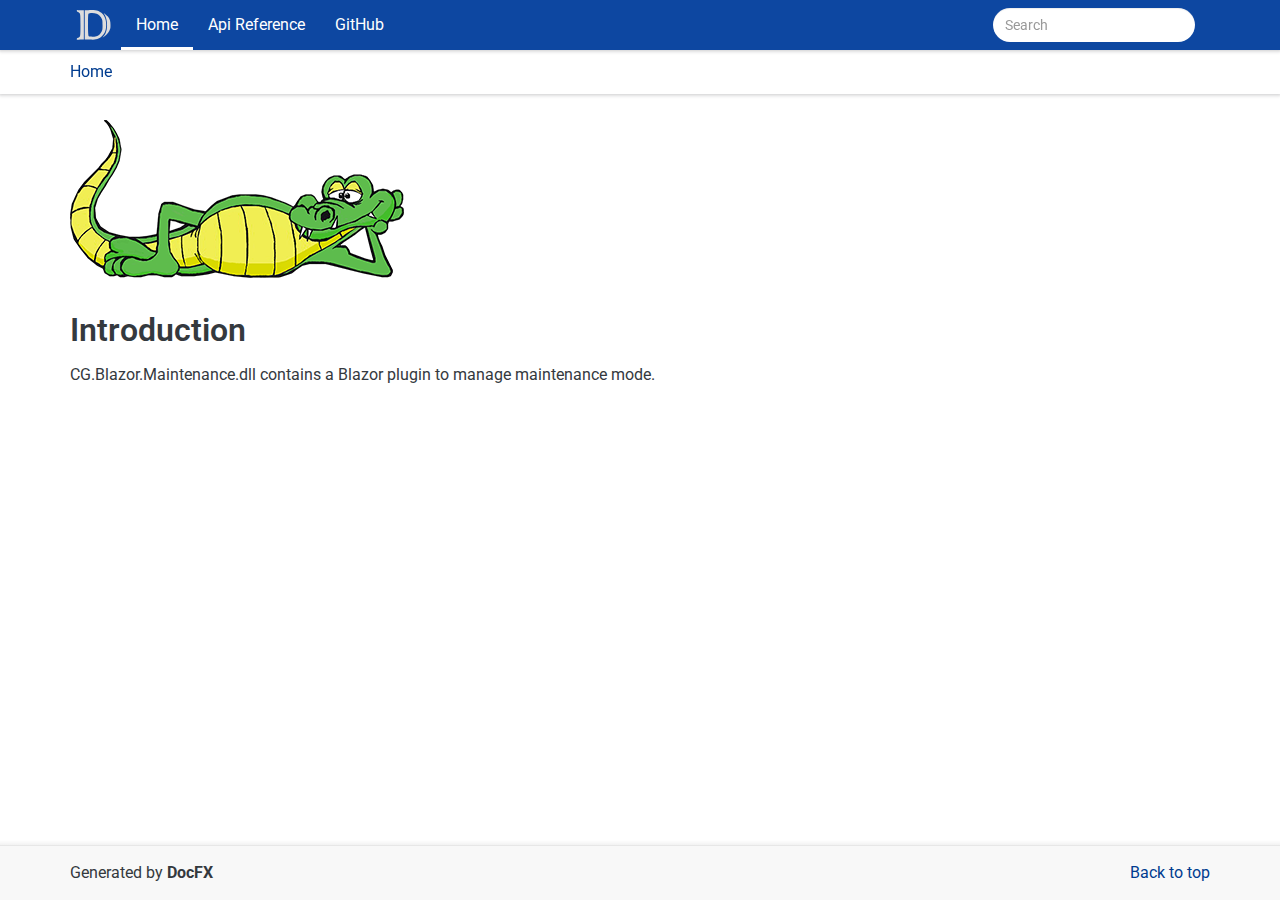
<file: index.html>
﻿<!DOCTYPE html>
<!--[if IE]><![endif]-->
<html>
  
  <head>
    <meta charset="utf-8">
    <meta http-equiv="X-UA-Compatible" content="IE=edge,chrome=1">
    <title>Introduction </title>
    <meta name="viewport" content="width=device-width">
    <meta name="title" content="Introduction ">
    <meta name="generator" content="docfx 2.59.2.0">
    
    <link rel="shortcut icon" href="favicon.ico">
    <link rel="stylesheet" href="styles/docfx.vendor.css">
    <link rel="stylesheet" href="styles/docfx.css">
    <link rel="stylesheet" href="styles/main.css">
    <link href="https://fonts.googleapis.com/css?family=Roboto" rel="stylesheet"> 
    <meta property="docfx:navrel" content="toc.html">
    <meta property="docfx:tocrel" content="toc.html">
    
    <meta property="docfx:rel" content="">
    
  </head>  <body data-spy="scroll" data-target="#affix" data-offset="120">
    <div id="wrapper">
      <header>
        
        <nav id="autocollapse" class="navbar navbar-inverse ng-scope" role="navigation">
          <div class="container">
            <div class="navbar-header">
              <button type="button" class="navbar-toggle" data-toggle="collapse" data-target="#navbar">
                <span class="sr-only">Toggle navigation</span>
                <span class="icon-bar"></span>
                <span class="icon-bar"></span>
                <span class="icon-bar"></span>
              </button>
              
              <a class="navbar-brand" href="index.html">
                <img id="logo" class="svg" src="logo.svg" alt="">
              </a>
            </div>
            <div class="collapse navbar-collapse" id="navbar">
              <form class="navbar-form navbar-right" role="search" id="search">
                <div class="form-group">
                  <input type="text" class="form-control" id="search-query" placeholder="Search" autocomplete="off">
                </div>
              </form>
            </div>
          </div>
        </nav>
        
        <div class="subnav navbar navbar-default">
          <div class="container hide-when-search" id="breadcrumb">
            <ul class="breadcrumb">
              <li></li>
            </ul>
          </div>
        </div>
      </header>
      <div class="container body-content">
        
        <div id="search-results">
          <div class="search-list">Search Results for <span></span></div>
          <div class="sr-items">
            <p><i class="glyphicon glyphicon-refresh index-loading"></i></p>
          </div>
          <ul id="pagination" data-first="First" data-prev="Previous" data-next="Next" data-last="Last"></ul>
        </div>
      </div>
      <div role="main" class="container body-content hide-when-search">
        <div class="article row grid">
          <div class="col-md-10">
            <article class="content wrap" id="_content" data-uid="">

<img src="images/codegator-334x158.png">
<h1 id="introduction">Introduction</h1>
<p>CG.Blazor.Maintenance.dll contains a Blazor plugin to manage maintenance mode.</p>
</article>
          </div>
          
          <div class="hidden-sm col-md-2" role="complementary">
            <div class="sideaffix">
              <nav class="bs-docs-sidebar hidden-print hidden-xs hidden-sm affix" id="affix">
                <h5>In This Article</h5>
                <div></div>
              </nav>
            </div>
          </div>
        </div>
      </div>
      
      <footer>
        <div class="grad-bottom"></div>
        <div class="footer">
          <div class="container">
            <span class="pull-right">
              <a href="#top">Back to top</a>
            </span>
            
            <span>Generated by <strong>DocFX</strong></span>
          </div>
        </div>
      </footer>
    </div>
    
    <script type="text/javascript" src="styles/docfx.vendor.js"></script>
    <script type="text/javascript" src="styles/docfx.js"></script>
    <script type="text/javascript" src="styles/main.js"></script>
  </body>
</html>
</file>
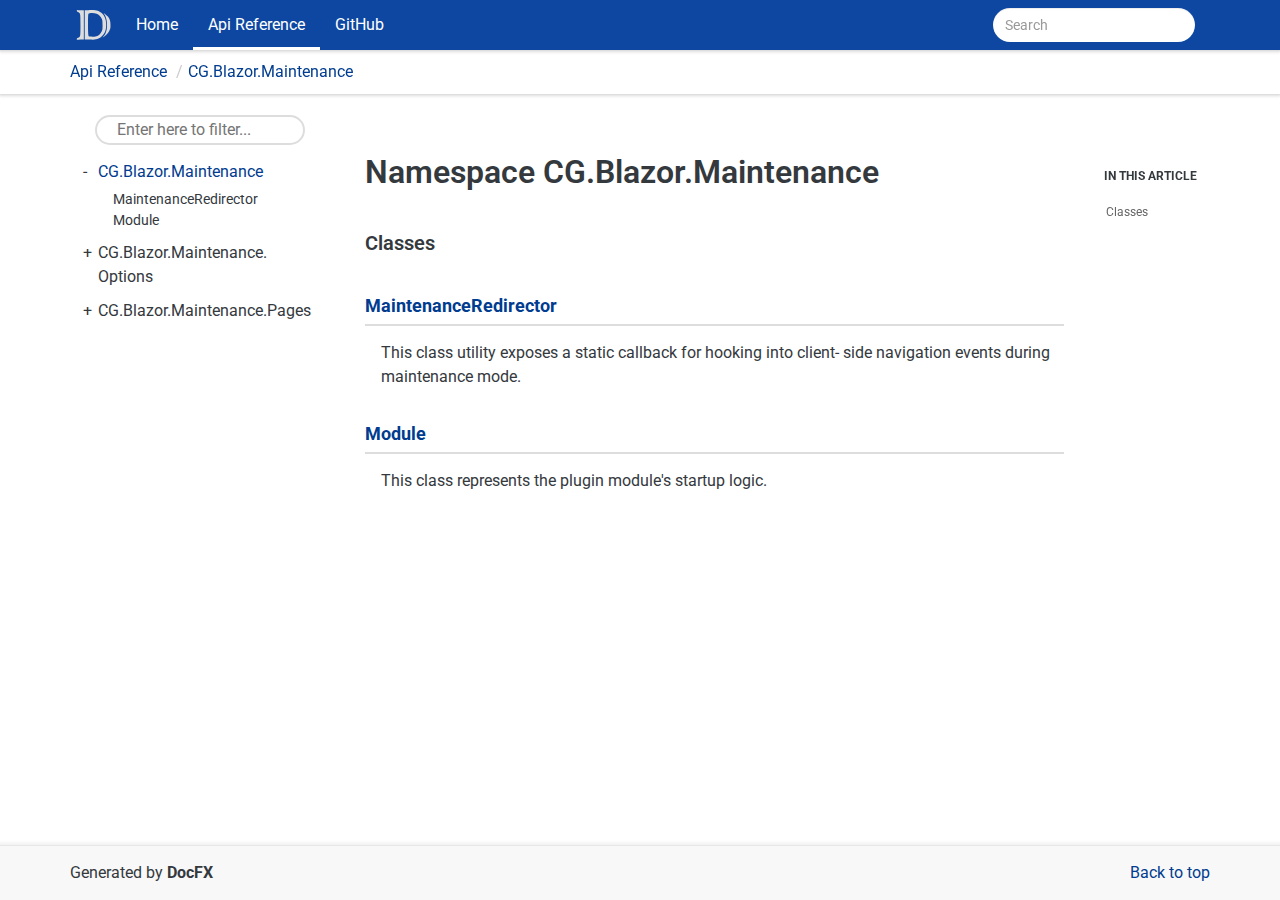
<file: api/CG.Blazor.Maintenance.html>
﻿<!DOCTYPE html>
<!--[if IE]><![endif]-->
<html>
  
  <head>
    <meta charset="utf-8">
    <meta http-equiv="X-UA-Compatible" content="IE=edge,chrome=1">
    <title>Namespace CG.Blazor.Maintenance
   </title>
    <meta name="viewport" content="width=device-width">
    <meta name="title" content="Namespace CG.Blazor.Maintenance
   ">
    <meta name="generator" content="docfx 2.59.2.0">
    
    <link rel="shortcut icon" href="../favicon.ico">
    <link rel="stylesheet" href="../styles/docfx.vendor.css">
    <link rel="stylesheet" href="../styles/docfx.css">
    <link rel="stylesheet" href="../styles/main.css">
    <link href="https://fonts.googleapis.com/css?family=Roboto" rel="stylesheet"> 
    <meta property="docfx:navrel" content="../toc.html">
    <meta property="docfx:tocrel" content="toc.html">
    
    <meta property="docfx:rel" content="../">
    
  </head>  <body data-spy="scroll" data-target="#affix" data-offset="120">
    <div id="wrapper">
      <header>
        
        <nav id="autocollapse" class="navbar navbar-inverse ng-scope" role="navigation">
          <div class="container">
            <div class="navbar-header">
              <button type="button" class="navbar-toggle" data-toggle="collapse" data-target="#navbar">
                <span class="sr-only">Toggle navigation</span>
                <span class="icon-bar"></span>
                <span class="icon-bar"></span>
                <span class="icon-bar"></span>
              </button>
              
              <a class="navbar-brand" href="../index.html">
                <img id="logo" class="svg" src="../logo.svg" alt="">
              </a>
            </div>
            <div class="collapse navbar-collapse" id="navbar">
              <form class="navbar-form navbar-right" role="search" id="search">
                <div class="form-group">
                  <input type="text" class="form-control" id="search-query" placeholder="Search" autocomplete="off">
                </div>
              </form>
            </div>
          </div>
        </nav>
        
        <div class="subnav navbar navbar-default">
          <div class="container hide-when-search" id="breadcrumb">
            <ul class="breadcrumb">
              <li></li>
            </ul>
          </div>
        </div>
      </header>
      <div class="container body-content">
        
        <div id="search-results">
          <div class="search-list">Search Results for <span></span></div>
          <div class="sr-items">
            <p><i class="glyphicon glyphicon-refresh index-loading"></i></p>
          </div>
          <ul id="pagination" data-first="First" data-prev="Previous" data-next="Next" data-last="Last"></ul>
        </div>
      </div>
      <div role="main" class="container body-content hide-when-search">
        
        <div class="sidenav hide-when-search">
          <a class="btn toc-toggle collapse" data-toggle="collapse" href="#sidetoggle" aria-expanded="false" aria-controls="sidetoggle">Show / Hide Table of Contents</a>
          <div class="sidetoggle collapse" id="sidetoggle">
            <div id="sidetoc"></div>
          </div>
        </div>
        <div class="article row grid-right">
          <div class="col-md-10">
            <article class="content wrap" id="_content" data-uid="CG.Blazor.Maintenance">
  
  <h1 id="CG_Blazor_Maintenance" data-uid="CG.Blazor.Maintenance" class="text-break">Namespace CG.Blazor.Maintenance
  </h1>
  <div class="markdown level0 summary"></div>
  <div class="markdown level0 conceptual"></div>
  <div class="markdown level0 remarks"></div>
    <h3 id="classes">Classes
  </h3>
      <h4><a class="xref" href="CG.Blazor.Maintenance.MaintenanceRedirector.html">MaintenanceRedirector</a></h4>
      <section><p>This class utility exposes a static callback for hooking into client-
side navigation events during maintenance mode.</p>
</section>
      <h4><a class="xref" href="CG.Blazor.Maintenance.Module.html">Module</a></h4>
      <section><p>This class represents the plugin module's startup logic.</p>
</section>
</article>
          </div>
          
          <div class="hidden-sm col-md-2" role="complementary">
            <div class="sideaffix">
              <nav class="bs-docs-sidebar hidden-print hidden-xs hidden-sm affix" id="affix">
                <h5>In This Article</h5>
                <div></div>
              </nav>
            </div>
          </div>
        </div>
      </div>
      
      <footer>
        <div class="grad-bottom"></div>
        <div class="footer">
          <div class="container">
            <span class="pull-right">
              <a href="#top">Back to top</a>
            </span>
            
            <span>Generated by <strong>DocFX</strong></span>
          </div>
        </div>
      </footer>
    </div>
    
    <script type="text/javascript" src="../styles/docfx.vendor.js"></script>
    <script type="text/javascript" src="../styles/docfx.js"></script>
    <script type="text/javascript" src="../styles/main.js"></script>
  </body>
</html>
</file>
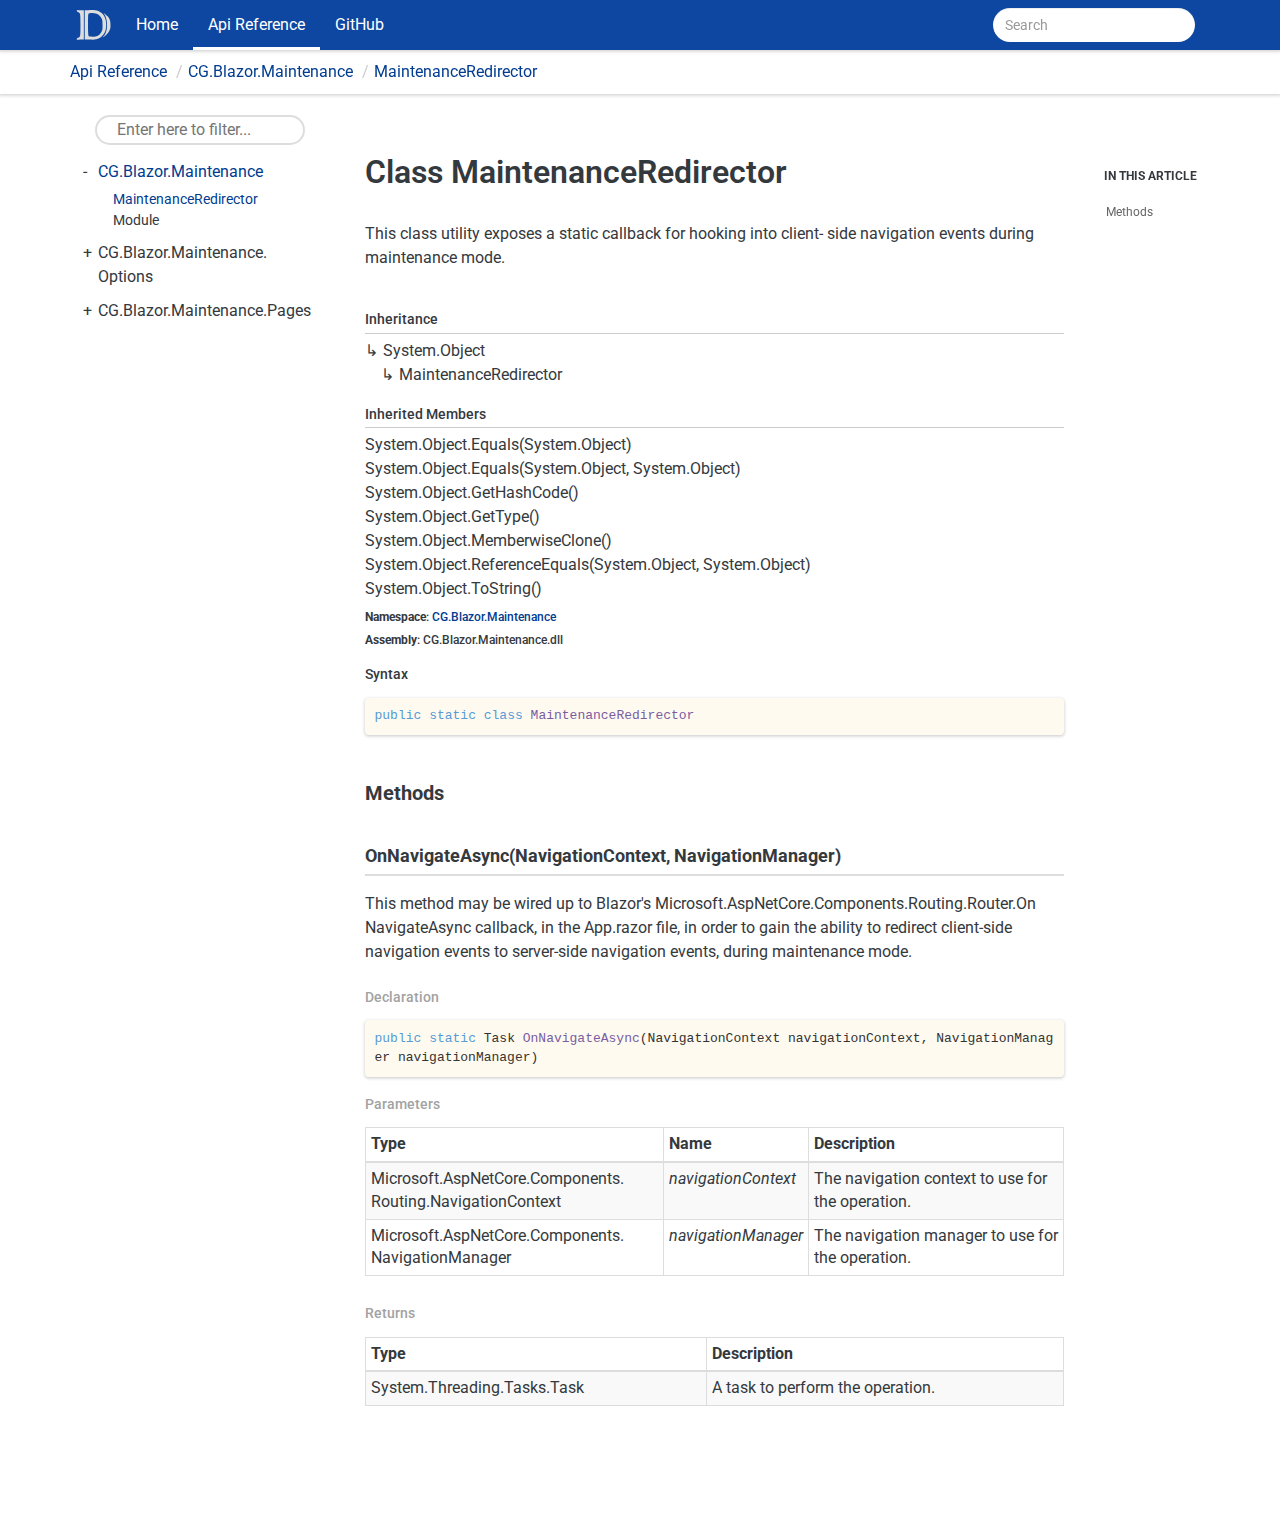
<file: api/CG.Blazor.Maintenance.MaintenanceRedirector.html>
﻿<!DOCTYPE html>
<!--[if IE]><![endif]-->
<html>
  
  <head>
    <meta charset="utf-8">
    <meta http-equiv="X-UA-Compatible" content="IE=edge,chrome=1">
    <title>Class MaintenanceRedirector
   </title>
    <meta name="viewport" content="width=device-width">
    <meta name="title" content="Class MaintenanceRedirector
   ">
    <meta name="generator" content="docfx 2.59.2.0">
    
    <link rel="shortcut icon" href="../favicon.ico">
    <link rel="stylesheet" href="../styles/docfx.vendor.css">
    <link rel="stylesheet" href="../styles/docfx.css">
    <link rel="stylesheet" href="../styles/main.css">
    <link href="https://fonts.googleapis.com/css?family=Roboto" rel="stylesheet"> 
    <meta property="docfx:navrel" content="../toc.html">
    <meta property="docfx:tocrel" content="toc.html">
    
    <meta property="docfx:rel" content="../">
    
  </head>  <body data-spy="scroll" data-target="#affix" data-offset="120">
    <div id="wrapper">
      <header>
        
        <nav id="autocollapse" class="navbar navbar-inverse ng-scope" role="navigation">
          <div class="container">
            <div class="navbar-header">
              <button type="button" class="navbar-toggle" data-toggle="collapse" data-target="#navbar">
                <span class="sr-only">Toggle navigation</span>
                <span class="icon-bar"></span>
                <span class="icon-bar"></span>
                <span class="icon-bar"></span>
              </button>
              
              <a class="navbar-brand" href="../index.html">
                <img id="logo" class="svg" src="../logo.svg" alt="">
              </a>
            </div>
            <div class="collapse navbar-collapse" id="navbar">
              <form class="navbar-form navbar-right" role="search" id="search">
                <div class="form-group">
                  <input type="text" class="form-control" id="search-query" placeholder="Search" autocomplete="off">
                </div>
              </form>
            </div>
          </div>
        </nav>
        
        <div class="subnav navbar navbar-default">
          <div class="container hide-when-search" id="breadcrumb">
            <ul class="breadcrumb">
              <li></li>
            </ul>
          </div>
        </div>
      </header>
      <div class="container body-content">
        
        <div id="search-results">
          <div class="search-list">Search Results for <span></span></div>
          <div class="sr-items">
            <p><i class="glyphicon glyphicon-refresh index-loading"></i></p>
          </div>
          <ul id="pagination" data-first="First" data-prev="Previous" data-next="Next" data-last="Last"></ul>
        </div>
      </div>
      <div role="main" class="container body-content hide-when-search">
        
        <div class="sidenav hide-when-search">
          <a class="btn toc-toggle collapse" data-toggle="collapse" href="#sidetoggle" aria-expanded="false" aria-controls="sidetoggle">Show / Hide Table of Contents</a>
          <div class="sidetoggle collapse" id="sidetoggle">
            <div id="sidetoc"></div>
          </div>
        </div>
        <div class="article row grid-right">
          <div class="col-md-10">
            <article class="content wrap" id="_content" data-uid="CG.Blazor.Maintenance.MaintenanceRedirector">
  
  
  <h1 id="CG_Blazor_Maintenance_MaintenanceRedirector" data-uid="CG.Blazor.Maintenance.MaintenanceRedirector" class="text-break">Class MaintenanceRedirector
  </h1>
  <div class="markdown level0 summary"><p>This class utility exposes a static callback for hooking into client-
side navigation events during maintenance mode.</p>
</div>
  <div class="markdown level0 conceptual"></div>
  <div class="inheritance">
    <h5>Inheritance</h5>
    <div class="level0"><span class="xref">System.Object</span></div>
    <div class="level1"><span class="xref">MaintenanceRedirector</span></div>
  </div>
  <div class="inheritedMembers">
    <h5>Inherited Members</h5>
    <div>
      <span class="xref">System.Object.Equals(System.Object)</span>
    </div>
    <div>
      <span class="xref">System.Object.Equals(System.Object, System.Object)</span>
    </div>
    <div>
      <span class="xref">System.Object.GetHashCode()</span>
    </div>
    <div>
      <span class="xref">System.Object.GetType()</span>
    </div>
    <div>
      <span class="xref">System.Object.MemberwiseClone()</span>
    </div>
    <div>
      <span class="xref">System.Object.ReferenceEquals(System.Object, System.Object)</span>
    </div>
    <div>
      <span class="xref">System.Object.ToString()</span>
    </div>
  </div>
  <h6><strong>Namespace</strong>: <a class="xref" href="CG.Blazor.Maintenance.html">CG.Blazor.Maintenance</a></h6>
  <h6><strong>Assembly</strong>: CG.Blazor.Maintenance.dll</h6>
  <h5 id="CG_Blazor_Maintenance_MaintenanceRedirector_syntax">Syntax</h5>
  <div class="codewrapper">
    <pre><code class="lang-csharp hljs">public static class MaintenanceRedirector</code></pre>
  </div>
  <h3 id="methods">Methods
  </h3>
  <a id="CG_Blazor_Maintenance_MaintenanceRedirector_OnNavigateAsync_" data-uid="CG.Blazor.Maintenance.MaintenanceRedirector.OnNavigateAsync*"></a>
  <h4 id="CG_Blazor_Maintenance_MaintenanceRedirector_OnNavigateAsync_Microsoft_AspNetCore_Components_Routing_NavigationContext_Microsoft_AspNetCore_Components_NavigationManager_" data-uid="CG.Blazor.Maintenance.MaintenanceRedirector.OnNavigateAsync(Microsoft.AspNetCore.Components.Routing.NavigationContext,Microsoft.AspNetCore.Components.NavigationManager)">OnNavigateAsync(NavigationContext, NavigationManager)</h4>
  <div class="markdown level1 summary"><p>This method may be wired up to Blazor's <span class="xref">Microsoft.AspNetCore.Components.Routing.Router.OnNavigateAsync</span>
callback, in the App.razor file, in order to gain the ability to
redirect client-side navigation events to server-side navigation
events, during maintenance mode.</p>
</div>
  <div class="markdown level1 conceptual"></div>
  <h5 class="decalaration">Declaration</h5>
  <div class="codewrapper">
    <pre><code class="lang-csharp hljs">public static Task OnNavigateAsync(NavigationContext navigationContext, NavigationManager navigationManager)</code></pre>
  </div>
  <h5 class="parameters">Parameters</h5>
  <table class="table table-bordered table-striped table-condensed">
    <thead>
      <tr>
        <th>Type</th>
        <th>Name</th>
        <th>Description</th>
      </tr>
    </thead>
    <tbody>
      <tr>
        <td><span class="xref">Microsoft.AspNetCore.Components.Routing.NavigationContext</span></td>
        <td><span class="parametername">navigationContext</span></td>
        <td><p>The navigation context to use for
the operation.</p>
</td>
      </tr>
      <tr>
        <td><span class="xref">Microsoft.AspNetCore.Components.NavigationManager</span></td>
        <td><span class="parametername">navigationManager</span></td>
        <td><p>The navigation manager to use for
the operation.</p>
</td>
      </tr>
    </tbody>
  </table>
  <h5 class="returns">Returns</h5>
  <table class="table table-bordered table-striped table-condensed">
    <thead>
      <tr>
        <th>Type</th>
        <th>Description</th>
      </tr>
    </thead>
    <tbody>
      <tr>
        <td><span class="xref">System.Threading.Tasks.Task</span></td>
        <td><p>A task to perform the operation.</p>
</td>
      </tr>
    </tbody>
  </table>
</article>
          </div>
          
          <div class="hidden-sm col-md-2" role="complementary">
            <div class="sideaffix">
              <nav class="bs-docs-sidebar hidden-print hidden-xs hidden-sm affix" id="affix">
                <h5>In This Article</h5>
                <div></div>
              </nav>
            </div>
          </div>
        </div>
      </div>
      
      <footer>
        <div class="grad-bottom"></div>
        <div class="footer">
          <div class="container">
            <span class="pull-right">
              <a href="#top">Back to top</a>
            </span>
            
            <span>Generated by <strong>DocFX</strong></span>
          </div>
        </div>
      </footer>
    </div>
    
    <script type="text/javascript" src="../styles/docfx.vendor.js"></script>
    <script type="text/javascript" src="../styles/docfx.js"></script>
    <script type="text/javascript" src="../styles/main.js"></script>
  </body>
</html>
</file>
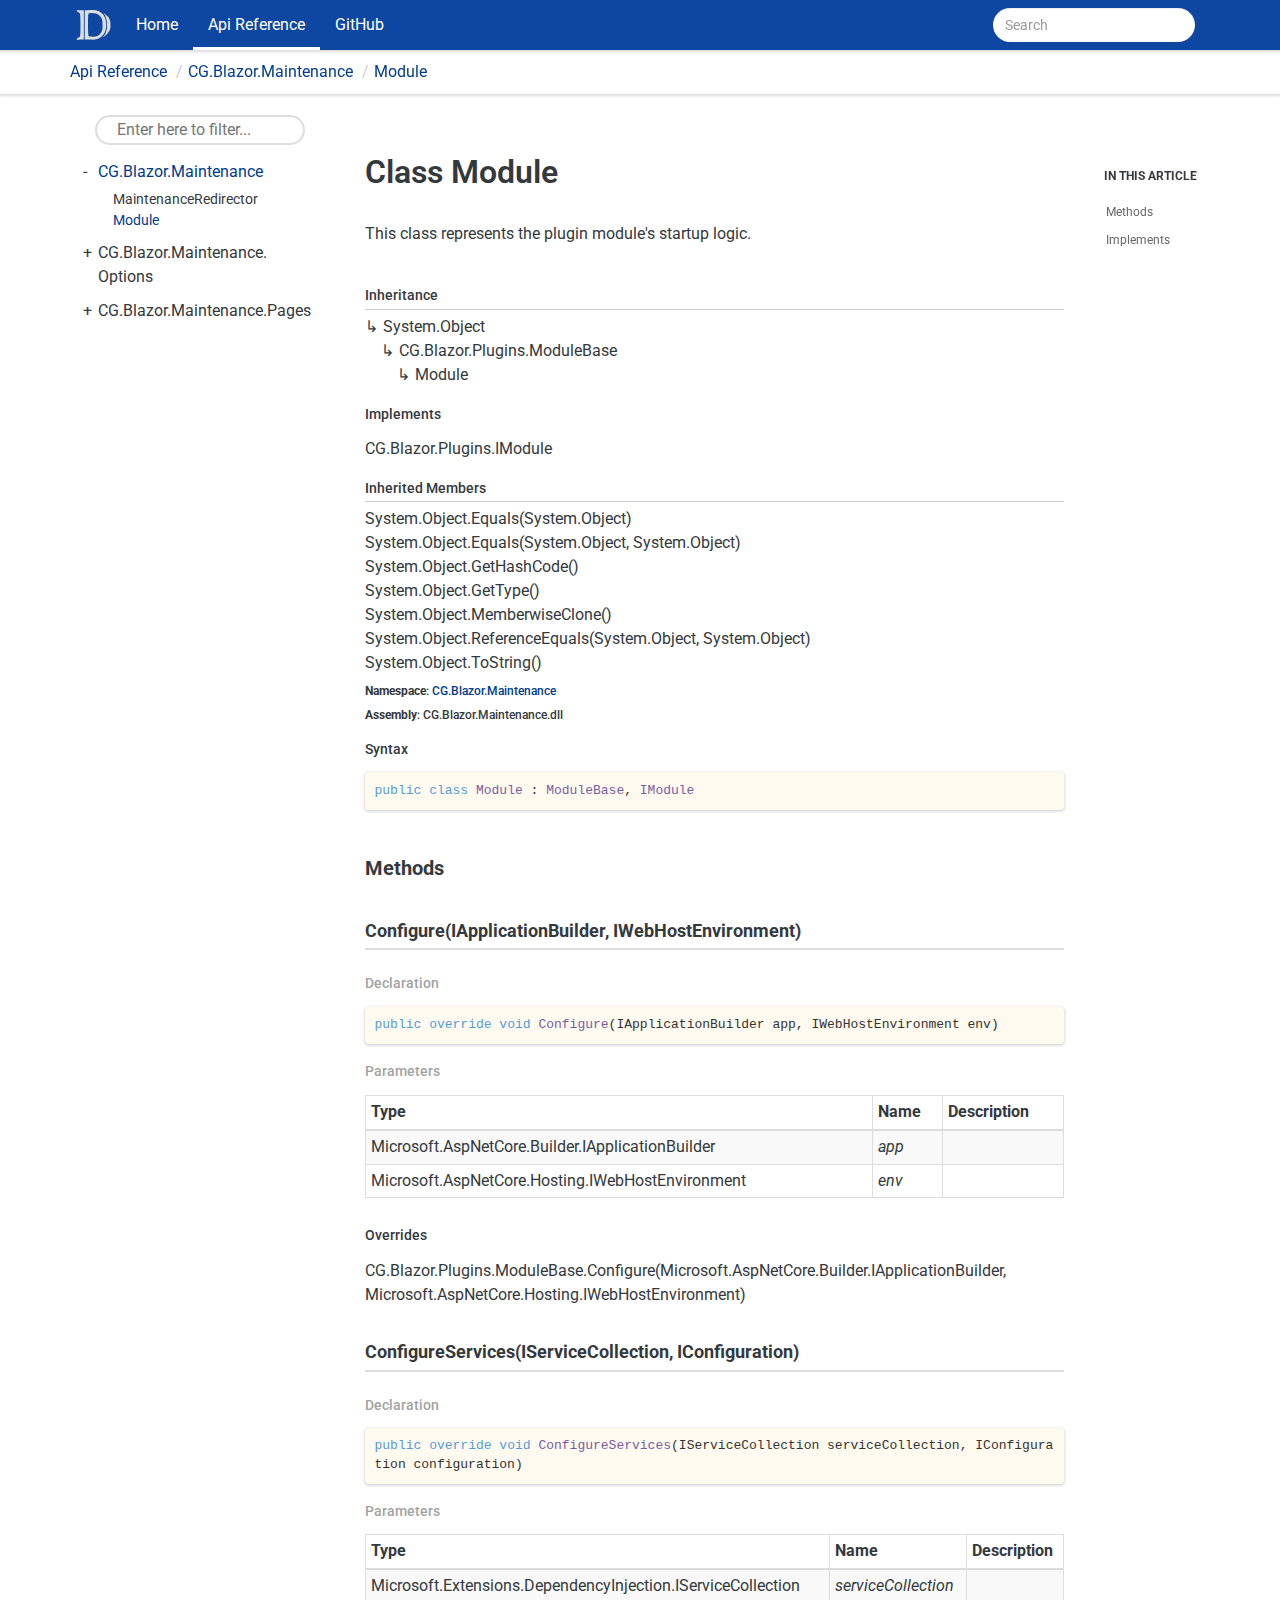
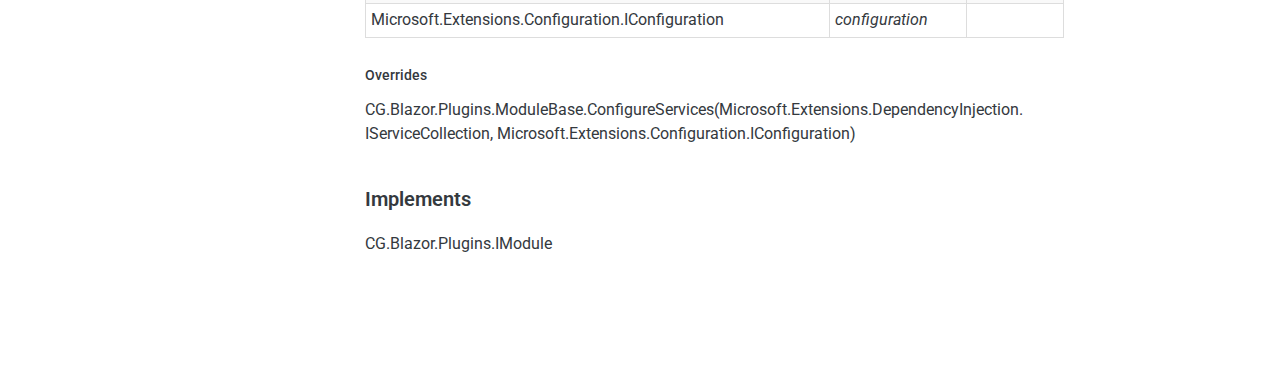
<file: api/CG.Blazor.Maintenance.Module.html>
﻿<!DOCTYPE html>
<!--[if IE]><![endif]-->
<html>
  
  <head>
    <meta charset="utf-8">
    <meta http-equiv="X-UA-Compatible" content="IE=edge,chrome=1">
    <title>Class Module
   </title>
    <meta name="viewport" content="width=device-width">
    <meta name="title" content="Class Module
   ">
    <meta name="generator" content="docfx 2.59.2.0">
    
    <link rel="shortcut icon" href="../favicon.ico">
    <link rel="stylesheet" href="../styles/docfx.vendor.css">
    <link rel="stylesheet" href="../styles/docfx.css">
    <link rel="stylesheet" href="../styles/main.css">
    <link href="https://fonts.googleapis.com/css?family=Roboto" rel="stylesheet"> 
    <meta property="docfx:navrel" content="../toc.html">
    <meta property="docfx:tocrel" content="toc.html">
    
    <meta property="docfx:rel" content="../">
    
  </head>  <body data-spy="scroll" data-target="#affix" data-offset="120">
    <div id="wrapper">
      <header>
        
        <nav id="autocollapse" class="navbar navbar-inverse ng-scope" role="navigation">
          <div class="container">
            <div class="navbar-header">
              <button type="button" class="navbar-toggle" data-toggle="collapse" data-target="#navbar">
                <span class="sr-only">Toggle navigation</span>
                <span class="icon-bar"></span>
                <span class="icon-bar"></span>
                <span class="icon-bar"></span>
              </button>
              
              <a class="navbar-brand" href="../index.html">
                <img id="logo" class="svg" src="../logo.svg" alt="">
              </a>
            </div>
            <div class="collapse navbar-collapse" id="navbar">
              <form class="navbar-form navbar-right" role="search" id="search">
                <div class="form-group">
                  <input type="text" class="form-control" id="search-query" placeholder="Search" autocomplete="off">
                </div>
              </form>
            </div>
          </div>
        </nav>
        
        <div class="subnav navbar navbar-default">
          <div class="container hide-when-search" id="breadcrumb">
            <ul class="breadcrumb">
              <li></li>
            </ul>
          </div>
        </div>
      </header>
      <div class="container body-content">
        
        <div id="search-results">
          <div class="search-list">Search Results for <span></span></div>
          <div class="sr-items">
            <p><i class="glyphicon glyphicon-refresh index-loading"></i></p>
          </div>
          <ul id="pagination" data-first="First" data-prev="Previous" data-next="Next" data-last="Last"></ul>
        </div>
      </div>
      <div role="main" class="container body-content hide-when-search">
        
        <div class="sidenav hide-when-search">
          <a class="btn toc-toggle collapse" data-toggle="collapse" href="#sidetoggle" aria-expanded="false" aria-controls="sidetoggle">Show / Hide Table of Contents</a>
          <div class="sidetoggle collapse" id="sidetoggle">
            <div id="sidetoc"></div>
          </div>
        </div>
        <div class="article row grid-right">
          <div class="col-md-10">
            <article class="content wrap" id="_content" data-uid="CG.Blazor.Maintenance.Module">
  
  
  <h1 id="CG_Blazor_Maintenance_Module" data-uid="CG.Blazor.Maintenance.Module" class="text-break">Class Module
  </h1>
  <div class="markdown level0 summary"><p>This class represents the plugin module's startup logic.</p>
</div>
  <div class="markdown level0 conceptual"></div>
  <div class="inheritance">
    <h5>Inheritance</h5>
    <div class="level0"><span class="xref">System.Object</span></div>
    <div class="level1"><span class="xref">CG.Blazor.Plugins.ModuleBase</span></div>
    <div class="level2"><span class="xref">Module</span></div>
  </div>
  <div classs="implements">
    <h5>Implements</h5>
    <div><span class="xref">CG.Blazor.Plugins.IModule</span></div>
  </div>
  <div class="inheritedMembers">
    <h5>Inherited Members</h5>
    <div>
      <span class="xref">System.Object.Equals(System.Object)</span>
    </div>
    <div>
      <span class="xref">System.Object.Equals(System.Object, System.Object)</span>
    </div>
    <div>
      <span class="xref">System.Object.GetHashCode()</span>
    </div>
    <div>
      <span class="xref">System.Object.GetType()</span>
    </div>
    <div>
      <span class="xref">System.Object.MemberwiseClone()</span>
    </div>
    <div>
      <span class="xref">System.Object.ReferenceEquals(System.Object, System.Object)</span>
    </div>
    <div>
      <span class="xref">System.Object.ToString()</span>
    </div>
  </div>
  <h6><strong>Namespace</strong>: <a class="xref" href="CG.Blazor.Maintenance.html">CG.Blazor.Maintenance</a></h6>
  <h6><strong>Assembly</strong>: CG.Blazor.Maintenance.dll</h6>
  <h5 id="CG_Blazor_Maintenance_Module_syntax">Syntax</h5>
  <div class="codewrapper">
    <pre><code class="lang-csharp hljs">public class Module : ModuleBase, IModule</code></pre>
  </div>
  <h3 id="methods">Methods
  </h3>
  <a id="CG_Blazor_Maintenance_Module_Configure_" data-uid="CG.Blazor.Maintenance.Module.Configure*"></a>
  <h4 id="CG_Blazor_Maintenance_Module_Configure_Microsoft_AspNetCore_Builder_IApplicationBuilder_Microsoft_AspNetCore_Hosting_IWebHostEnvironment_" data-uid="CG.Blazor.Maintenance.Module.Configure(Microsoft.AspNetCore.Builder.IApplicationBuilder,Microsoft.AspNetCore.Hosting.IWebHostEnvironment)">Configure(IApplicationBuilder, IWebHostEnvironment)</h4>
  <div class="markdown level1 summary"></div>
  <div class="markdown level1 conceptual"></div>
  <h5 class="decalaration">Declaration</h5>
  <div class="codewrapper">
    <pre><code class="lang-csharp hljs">public override void Configure(IApplicationBuilder app, IWebHostEnvironment env)</code></pre>
  </div>
  <h5 class="parameters">Parameters</h5>
  <table class="table table-bordered table-striped table-condensed">
    <thead>
      <tr>
        <th>Type</th>
        <th>Name</th>
        <th>Description</th>
      </tr>
    </thead>
    <tbody>
      <tr>
        <td><span class="xref">Microsoft.AspNetCore.Builder.IApplicationBuilder</span></td>
        <td><span class="parametername">app</span></td>
        <td></td>
      </tr>
      <tr>
        <td><span class="xref">Microsoft.AspNetCore.Hosting.IWebHostEnvironment</span></td>
        <td><span class="parametername">env</span></td>
        <td></td>
      </tr>
    </tbody>
  </table>
  <h5 class="overrides">Overrides</h5>
  <div><span class="xref">CG.Blazor.Plugins.ModuleBase.Configure(Microsoft.AspNetCore.Builder.IApplicationBuilder, Microsoft.AspNetCore.Hosting.IWebHostEnvironment)</span></div>
  <a id="CG_Blazor_Maintenance_Module_ConfigureServices_" data-uid="CG.Blazor.Maintenance.Module.ConfigureServices*"></a>
  <h4 id="CG_Blazor_Maintenance_Module_ConfigureServices_Microsoft_Extensions_DependencyInjection_IServiceCollection_Microsoft_Extensions_Configuration_IConfiguration_" data-uid="CG.Blazor.Maintenance.Module.ConfigureServices(Microsoft.Extensions.DependencyInjection.IServiceCollection,Microsoft.Extensions.Configuration.IConfiguration)">ConfigureServices(IServiceCollection, IConfiguration)</h4>
  <div class="markdown level1 summary"></div>
  <div class="markdown level1 conceptual"></div>
  <h5 class="decalaration">Declaration</h5>
  <div class="codewrapper">
    <pre><code class="lang-csharp hljs">public override void ConfigureServices(IServiceCollection serviceCollection, IConfiguration configuration)</code></pre>
  </div>
  <h5 class="parameters">Parameters</h5>
  <table class="table table-bordered table-striped table-condensed">
    <thead>
      <tr>
        <th>Type</th>
        <th>Name</th>
        <th>Description</th>
      </tr>
    </thead>
    <tbody>
      <tr>
        <td><span class="xref">Microsoft.Extensions.DependencyInjection.IServiceCollection</span></td>
        <td><span class="parametername">serviceCollection</span></td>
        <td></td>
      </tr>
      <tr>
        <td><span class="xref">Microsoft.Extensions.Configuration.IConfiguration</span></td>
        <td><span class="parametername">configuration</span></td>
        <td></td>
      </tr>
    </tbody>
  </table>
  <h5 class="overrides">Overrides</h5>
  <div><span class="xref">CG.Blazor.Plugins.ModuleBase.ConfigureServices(Microsoft.Extensions.DependencyInjection.IServiceCollection, Microsoft.Extensions.Configuration.IConfiguration)</span></div>
  <h3 id="implements">Implements</h3>
  <div>
      <span class="xref">CG.Blazor.Plugins.IModule</span>
  </div>
</article>
          </div>
          
          <div class="hidden-sm col-md-2" role="complementary">
            <div class="sideaffix">
              <nav class="bs-docs-sidebar hidden-print hidden-xs hidden-sm affix" id="affix">
                <h5>In This Article</h5>
                <div></div>
              </nav>
            </div>
          </div>
        </div>
      </div>
      
      <footer>
        <div class="grad-bottom"></div>
        <div class="footer">
          <div class="container">
            <span class="pull-right">
              <a href="#top">Back to top</a>
            </span>
            
            <span>Generated by <strong>DocFX</strong></span>
          </div>
        </div>
      </footer>
    </div>
    
    <script type="text/javascript" src="../styles/docfx.vendor.js"></script>
    <script type="text/javascript" src="../styles/docfx.js"></script>
    <script type="text/javascript" src="../styles/main.js"></script>
  </body>
</html>
</file>
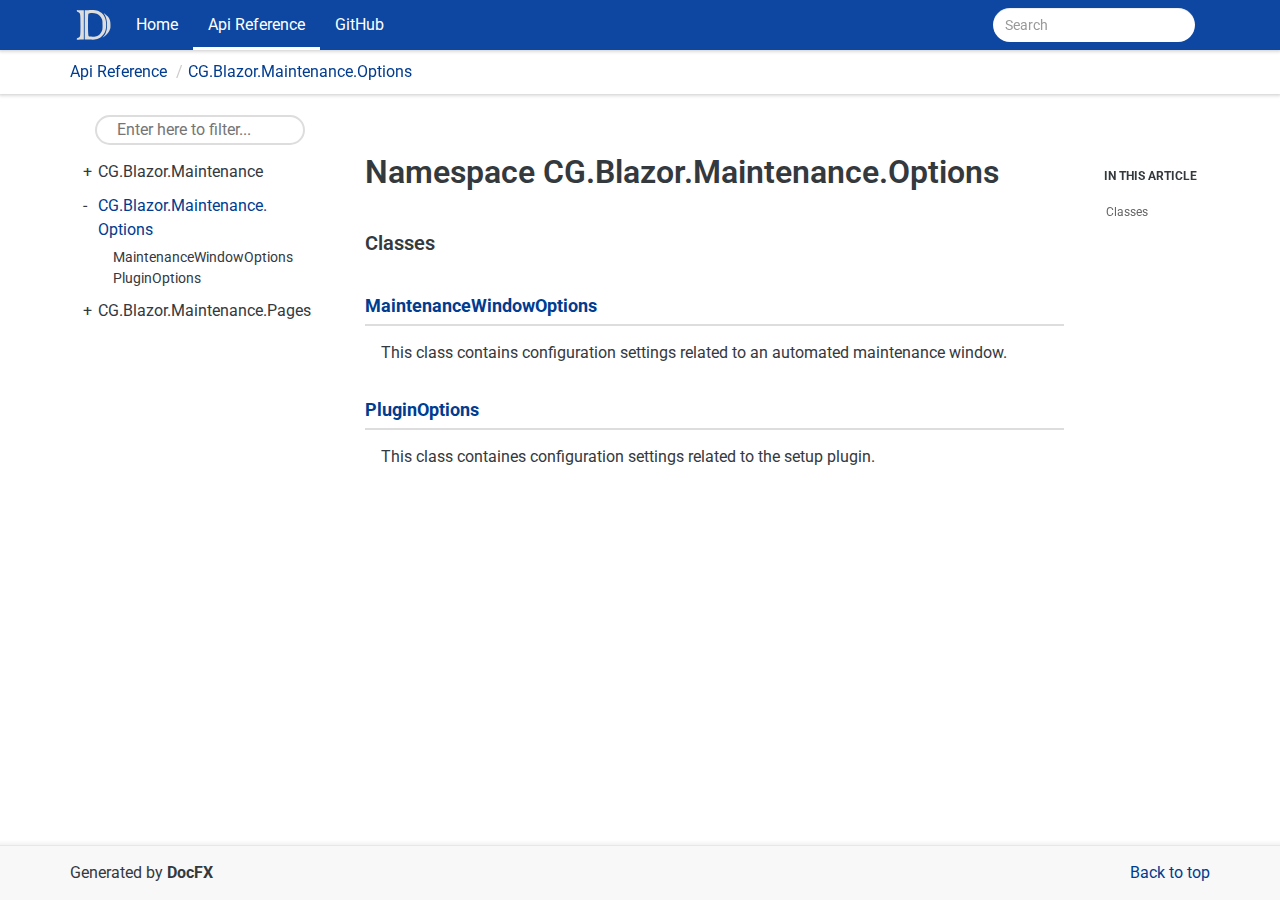
<file: api/CG.Blazor.Maintenance.Options.html>
﻿<!DOCTYPE html>
<!--[if IE]><![endif]-->
<html>
  
  <head>
    <meta charset="utf-8">
    <meta http-equiv="X-UA-Compatible" content="IE=edge,chrome=1">
    <title>Namespace CG.Blazor.Maintenance.Options
   </title>
    <meta name="viewport" content="width=device-width">
    <meta name="title" content="Namespace CG.Blazor.Maintenance.Options
   ">
    <meta name="generator" content="docfx 2.59.2.0">
    
    <link rel="shortcut icon" href="../favicon.ico">
    <link rel="stylesheet" href="../styles/docfx.vendor.css">
    <link rel="stylesheet" href="../styles/docfx.css">
    <link rel="stylesheet" href="../styles/main.css">
    <link href="https://fonts.googleapis.com/css?family=Roboto" rel="stylesheet"> 
    <meta property="docfx:navrel" content="../toc.html">
    <meta property="docfx:tocrel" content="toc.html">
    
    <meta property="docfx:rel" content="../">
    
  </head>  <body data-spy="scroll" data-target="#affix" data-offset="120">
    <div id="wrapper">
      <header>
        
        <nav id="autocollapse" class="navbar navbar-inverse ng-scope" role="navigation">
          <div class="container">
            <div class="navbar-header">
              <button type="button" class="navbar-toggle" data-toggle="collapse" data-target="#navbar">
                <span class="sr-only">Toggle navigation</span>
                <span class="icon-bar"></span>
                <span class="icon-bar"></span>
                <span class="icon-bar"></span>
              </button>
              
              <a class="navbar-brand" href="../index.html">
                <img id="logo" class="svg" src="../logo.svg" alt="">
              </a>
            </div>
            <div class="collapse navbar-collapse" id="navbar">
              <form class="navbar-form navbar-right" role="search" id="search">
                <div class="form-group">
                  <input type="text" class="form-control" id="search-query" placeholder="Search" autocomplete="off">
                </div>
              </form>
            </div>
          </div>
        </nav>
        
        <div class="subnav navbar navbar-default">
          <div class="container hide-when-search" id="breadcrumb">
            <ul class="breadcrumb">
              <li></li>
            </ul>
          </div>
        </div>
      </header>
      <div class="container body-content">
        
        <div id="search-results">
          <div class="search-list">Search Results for <span></span></div>
          <div class="sr-items">
            <p><i class="glyphicon glyphicon-refresh index-loading"></i></p>
          </div>
          <ul id="pagination" data-first="First" data-prev="Previous" data-next="Next" data-last="Last"></ul>
        </div>
      </div>
      <div role="main" class="container body-content hide-when-search">
        
        <div class="sidenav hide-when-search">
          <a class="btn toc-toggle collapse" data-toggle="collapse" href="#sidetoggle" aria-expanded="false" aria-controls="sidetoggle">Show / Hide Table of Contents</a>
          <div class="sidetoggle collapse" id="sidetoggle">
            <div id="sidetoc"></div>
          </div>
        </div>
        <div class="article row grid-right">
          <div class="col-md-10">
            <article class="content wrap" id="_content" data-uid="CG.Blazor.Maintenance.Options">
  
  <h1 id="CG_Blazor_Maintenance_Options" data-uid="CG.Blazor.Maintenance.Options" class="text-break">Namespace CG.Blazor.Maintenance.Options
  </h1>
  <div class="markdown level0 summary"></div>
  <div class="markdown level0 conceptual"></div>
  <div class="markdown level0 remarks"></div>
    <h3 id="classes">Classes
  </h3>
      <h4><a class="xref" href="CG.Blazor.Maintenance.Options.MaintenanceWindowOptions.html">MaintenanceWindowOptions</a></h4>
      <section><p>This class contains configuration settings related to an automated
maintenance window.</p>
</section>
      <h4><a class="xref" href="CG.Blazor.Maintenance.Options.PluginOptions.html">PluginOptions</a></h4>
      <section><p>This class containes configuration settings related to the setup plugin.</p>
</section>
</article>
          </div>
          
          <div class="hidden-sm col-md-2" role="complementary">
            <div class="sideaffix">
              <nav class="bs-docs-sidebar hidden-print hidden-xs hidden-sm affix" id="affix">
                <h5>In This Article</h5>
                <div></div>
              </nav>
            </div>
          </div>
        </div>
      </div>
      
      <footer>
        <div class="grad-bottom"></div>
        <div class="footer">
          <div class="container">
            <span class="pull-right">
              <a href="#top">Back to top</a>
            </span>
            
            <span>Generated by <strong>DocFX</strong></span>
          </div>
        </div>
      </footer>
    </div>
    
    <script type="text/javascript" src="../styles/docfx.vendor.js"></script>
    <script type="text/javascript" src="../styles/docfx.js"></script>
    <script type="text/javascript" src="../styles/main.js"></script>
  </body>
</html>
</file>
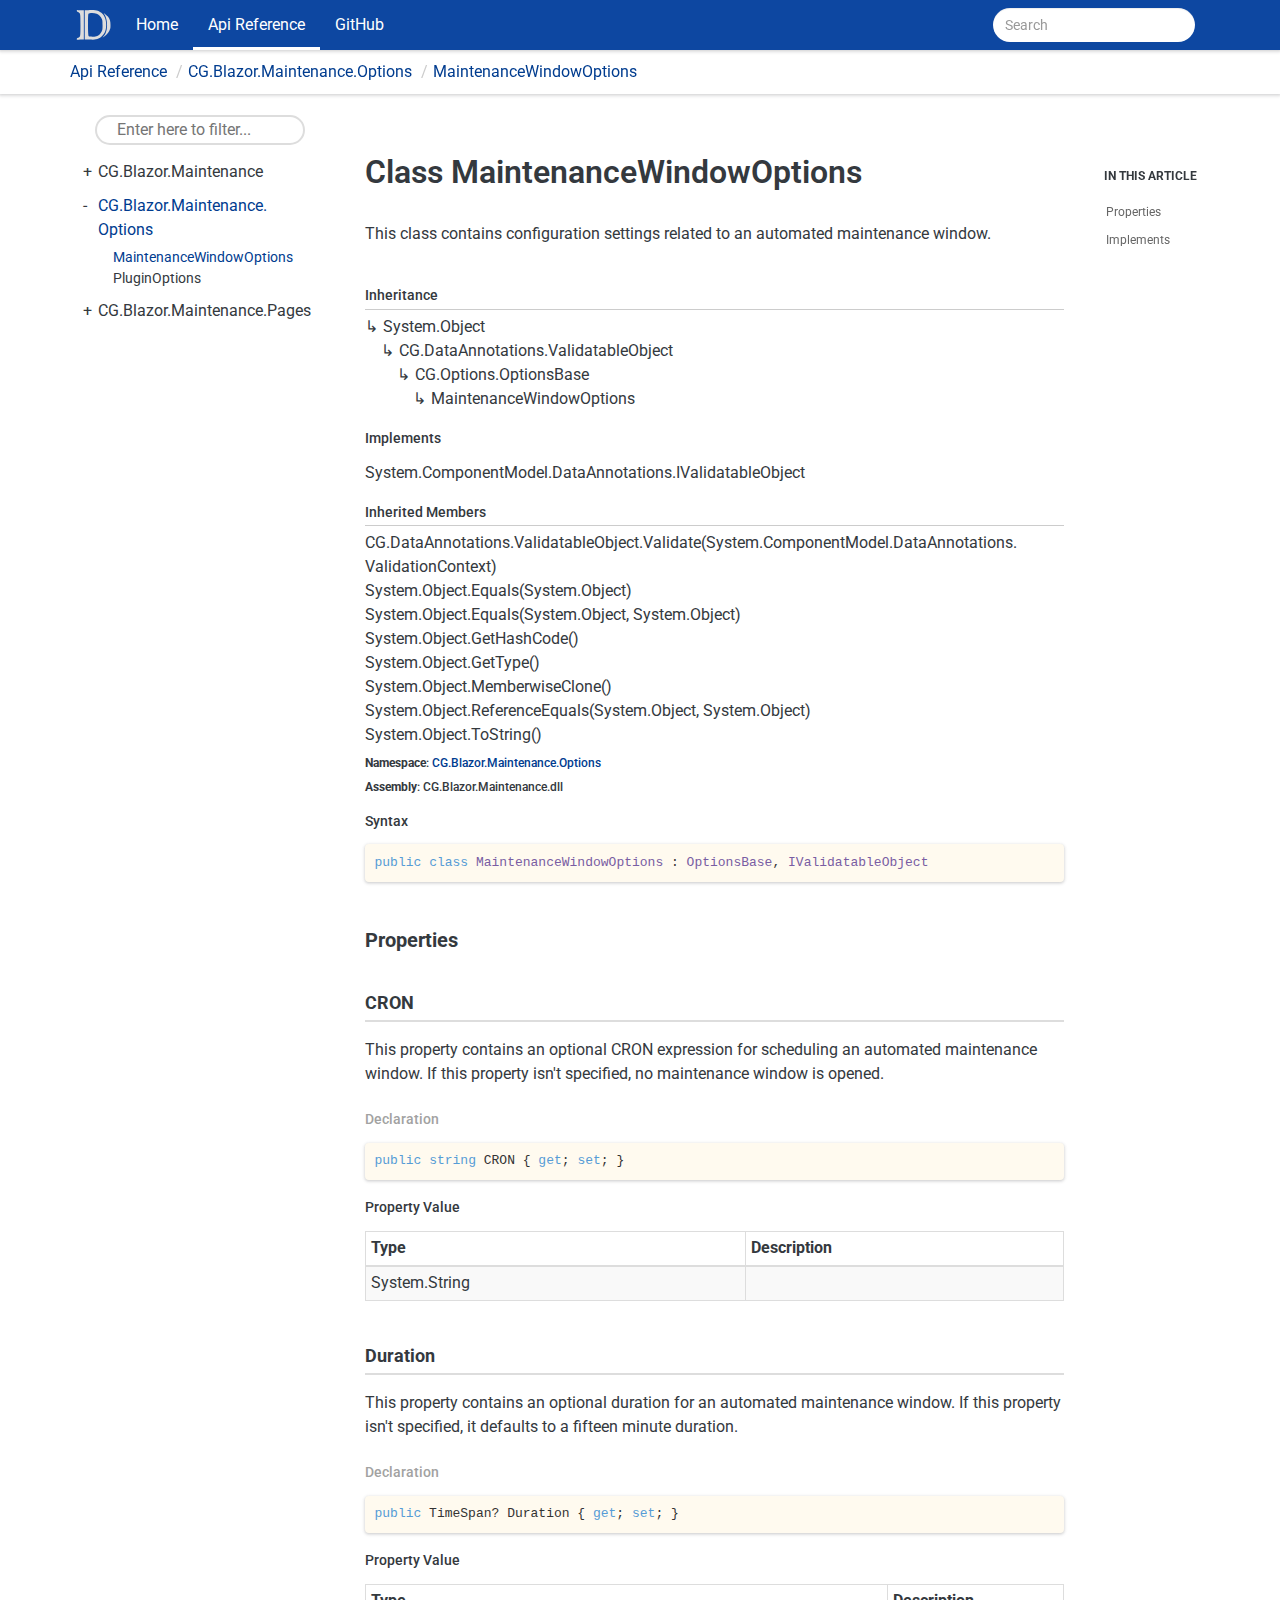
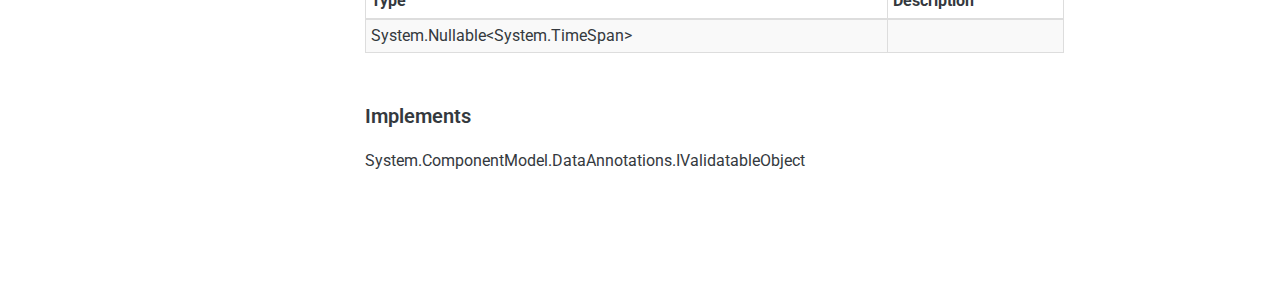
<file: api/CG.Blazor.Maintenance.Options.MaintenanceWindowOptions.html>
﻿<!DOCTYPE html>
<!--[if IE]><![endif]-->
<html>
  
  <head>
    <meta charset="utf-8">
    <meta http-equiv="X-UA-Compatible" content="IE=edge,chrome=1">
    <title>Class MaintenanceWindowOptions
   </title>
    <meta name="viewport" content="width=device-width">
    <meta name="title" content="Class MaintenanceWindowOptions
   ">
    <meta name="generator" content="docfx 2.59.2.0">
    
    <link rel="shortcut icon" href="../favicon.ico">
    <link rel="stylesheet" href="../styles/docfx.vendor.css">
    <link rel="stylesheet" href="../styles/docfx.css">
    <link rel="stylesheet" href="../styles/main.css">
    <link href="https://fonts.googleapis.com/css?family=Roboto" rel="stylesheet"> 
    <meta property="docfx:navrel" content="../toc.html">
    <meta property="docfx:tocrel" content="toc.html">
    
    <meta property="docfx:rel" content="../">
    
  </head>  <body data-spy="scroll" data-target="#affix" data-offset="120">
    <div id="wrapper">
      <header>
        
        <nav id="autocollapse" class="navbar navbar-inverse ng-scope" role="navigation">
          <div class="container">
            <div class="navbar-header">
              <button type="button" class="navbar-toggle" data-toggle="collapse" data-target="#navbar">
                <span class="sr-only">Toggle navigation</span>
                <span class="icon-bar"></span>
                <span class="icon-bar"></span>
                <span class="icon-bar"></span>
              </button>
              
              <a class="navbar-brand" href="../index.html">
                <img id="logo" class="svg" src="../logo.svg" alt="">
              </a>
            </div>
            <div class="collapse navbar-collapse" id="navbar">
              <form class="navbar-form navbar-right" role="search" id="search">
                <div class="form-group">
                  <input type="text" class="form-control" id="search-query" placeholder="Search" autocomplete="off">
                </div>
              </form>
            </div>
          </div>
        </nav>
        
        <div class="subnav navbar navbar-default">
          <div class="container hide-when-search" id="breadcrumb">
            <ul class="breadcrumb">
              <li></li>
            </ul>
          </div>
        </div>
      </header>
      <div class="container body-content">
        
        <div id="search-results">
          <div class="search-list">Search Results for <span></span></div>
          <div class="sr-items">
            <p><i class="glyphicon glyphicon-refresh index-loading"></i></p>
          </div>
          <ul id="pagination" data-first="First" data-prev="Previous" data-next="Next" data-last="Last"></ul>
        </div>
      </div>
      <div role="main" class="container body-content hide-when-search">
        
        <div class="sidenav hide-when-search">
          <a class="btn toc-toggle collapse" data-toggle="collapse" href="#sidetoggle" aria-expanded="false" aria-controls="sidetoggle">Show / Hide Table of Contents</a>
          <div class="sidetoggle collapse" id="sidetoggle">
            <div id="sidetoc"></div>
          </div>
        </div>
        <div class="article row grid-right">
          <div class="col-md-10">
            <article class="content wrap" id="_content" data-uid="CG.Blazor.Maintenance.Options.MaintenanceWindowOptions">
  
  
  <h1 id="CG_Blazor_Maintenance_Options_MaintenanceWindowOptions" data-uid="CG.Blazor.Maintenance.Options.MaintenanceWindowOptions" class="text-break">Class MaintenanceWindowOptions
  </h1>
  <div class="markdown level0 summary"><p>This class contains configuration settings related to an automated
maintenance window.</p>
</div>
  <div class="markdown level0 conceptual"></div>
  <div class="inheritance">
    <h5>Inheritance</h5>
    <div class="level0"><span class="xref">System.Object</span></div>
    <div class="level1"><span class="xref">CG.DataAnnotations.ValidatableObject</span></div>
    <div class="level2"><span class="xref">CG.Options.OptionsBase</span></div>
    <div class="level3"><span class="xref">MaintenanceWindowOptions</span></div>
  </div>
  <div classs="implements">
    <h5>Implements</h5>
    <div><span class="xref">System.ComponentModel.DataAnnotations.IValidatableObject</span></div>
  </div>
  <div class="inheritedMembers">
    <h5>Inherited Members</h5>
    <div>
      <span class="xref">CG.DataAnnotations.ValidatableObject.Validate(System.ComponentModel.DataAnnotations.ValidationContext)</span>
    </div>
    <div>
      <span class="xref">System.Object.Equals(System.Object)</span>
    </div>
    <div>
      <span class="xref">System.Object.Equals(System.Object, System.Object)</span>
    </div>
    <div>
      <span class="xref">System.Object.GetHashCode()</span>
    </div>
    <div>
      <span class="xref">System.Object.GetType()</span>
    </div>
    <div>
      <span class="xref">System.Object.MemberwiseClone()</span>
    </div>
    <div>
      <span class="xref">System.Object.ReferenceEquals(System.Object, System.Object)</span>
    </div>
    <div>
      <span class="xref">System.Object.ToString()</span>
    </div>
  </div>
  <h6><strong>Namespace</strong>: <a class="xref" href="CG.Blazor.Maintenance.Options.html">CG.Blazor.Maintenance.Options</a></h6>
  <h6><strong>Assembly</strong>: CG.Blazor.Maintenance.dll</h6>
  <h5 id="CG_Blazor_Maintenance_Options_MaintenanceWindowOptions_syntax">Syntax</h5>
  <div class="codewrapper">
    <pre><code class="lang-csharp hljs">public class MaintenanceWindowOptions : OptionsBase, IValidatableObject</code></pre>
  </div>
  <h3 id="properties">Properties
  </h3>
  <a id="CG_Blazor_Maintenance_Options_MaintenanceWindowOptions_CRON_" data-uid="CG.Blazor.Maintenance.Options.MaintenanceWindowOptions.CRON*"></a>
  <h4 id="CG_Blazor_Maintenance_Options_MaintenanceWindowOptions_CRON" data-uid="CG.Blazor.Maintenance.Options.MaintenanceWindowOptions.CRON">CRON</h4>
  <div class="markdown level1 summary"><p>This property contains an optional CRON expression for scheduling
an automated maintenance window. If this property isn't specified,
no maintenance window is opened.</p>
</div>
  <div class="markdown level1 conceptual"></div>
  <h5 class="decalaration">Declaration</h5>
  <div class="codewrapper">
    <pre><code class="lang-csharp hljs">public string CRON { get; set; }</code></pre>
  </div>
  <h5 class="propertyValue">Property Value</h5>
  <table class="table table-bordered table-striped table-condensed">
    <thead>
      <tr>
        <th>Type</th>
        <th>Description</th>
      </tr>
    </thead>
    <tbody>
      <tr>
        <td><span class="xref">System.String</span></td>
        <td></td>
      </tr>
    </tbody>
  </table>
  <a id="CG_Blazor_Maintenance_Options_MaintenanceWindowOptions_Duration_" data-uid="CG.Blazor.Maintenance.Options.MaintenanceWindowOptions.Duration*"></a>
  <h4 id="CG_Blazor_Maintenance_Options_MaintenanceWindowOptions_Duration" data-uid="CG.Blazor.Maintenance.Options.MaintenanceWindowOptions.Duration">Duration</h4>
  <div class="markdown level1 summary"><p>This property contains an optional duration for an automated
maintenance window. If this property isn't specified, it defaults
to a fifteen minute duration.</p>
</div>
  <div class="markdown level1 conceptual"></div>
  <h5 class="decalaration">Declaration</h5>
  <div class="codewrapper">
    <pre><code class="lang-csharp hljs">public TimeSpan? Duration { get; set; }</code></pre>
  </div>
  <h5 class="propertyValue">Property Value</h5>
  <table class="table table-bordered table-striped table-condensed">
    <thead>
      <tr>
        <th>Type</th>
        <th>Description</th>
      </tr>
    </thead>
    <tbody>
      <tr>
        <td><span class="xref">System.Nullable</span>&lt;<span class="xref">System.TimeSpan</span>&gt;</td>
        <td></td>
      </tr>
    </tbody>
  </table>
  <h3 id="implements">Implements</h3>
  <div>
      <span class="xref">System.ComponentModel.DataAnnotations.IValidatableObject</span>
  </div>
</article>
          </div>
          
          <div class="hidden-sm col-md-2" role="complementary">
            <div class="sideaffix">
              <nav class="bs-docs-sidebar hidden-print hidden-xs hidden-sm affix" id="affix">
                <h5>In This Article</h5>
                <div></div>
              </nav>
            </div>
          </div>
        </div>
      </div>
      
      <footer>
        <div class="grad-bottom"></div>
        <div class="footer">
          <div class="container">
            <span class="pull-right">
              <a href="#top">Back to top</a>
            </span>
            
            <span>Generated by <strong>DocFX</strong></span>
          </div>
        </div>
      </footer>
    </div>
    
    <script type="text/javascript" src="../styles/docfx.vendor.js"></script>
    <script type="text/javascript" src="../styles/docfx.js"></script>
    <script type="text/javascript" src="../styles/main.js"></script>
  </body>
</html>
</file>
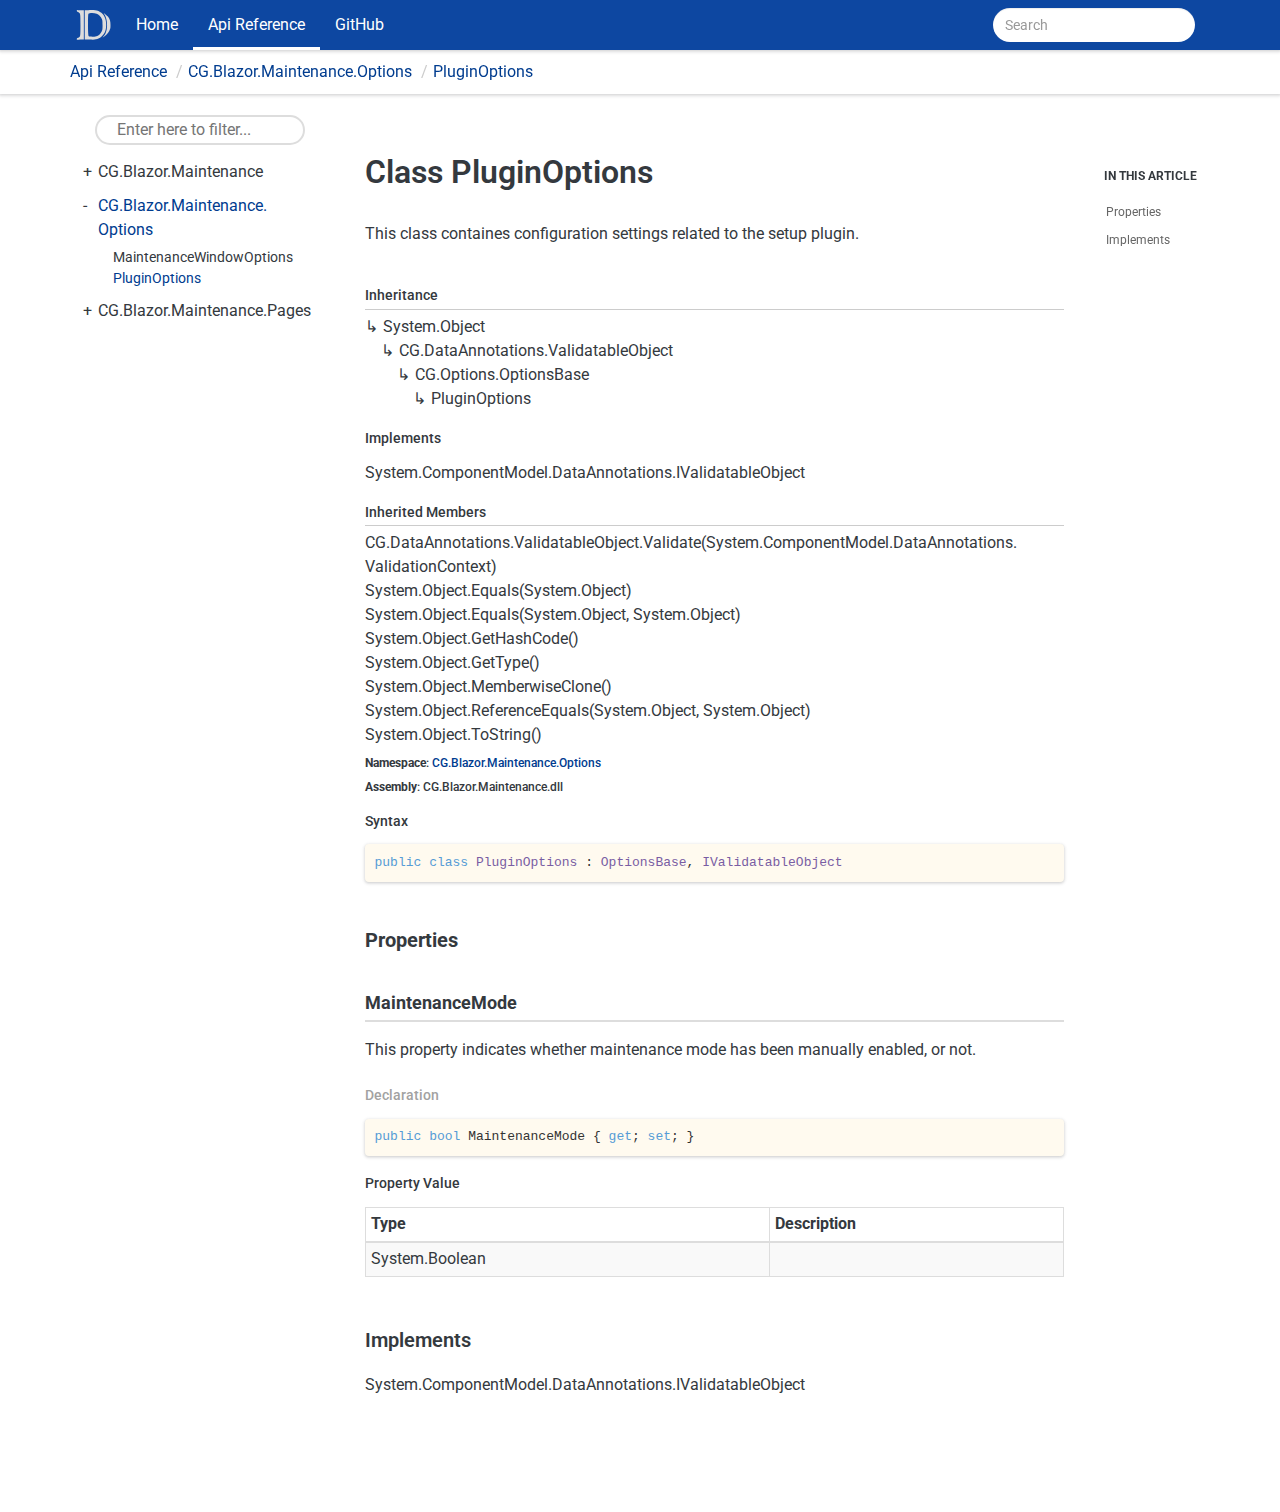
<file: api/CG.Blazor.Maintenance.Options.PluginOptions.html>
﻿<!DOCTYPE html>
<!--[if IE]><![endif]-->
<html>
  
  <head>
    <meta charset="utf-8">
    <meta http-equiv="X-UA-Compatible" content="IE=edge,chrome=1">
    <title>Class PluginOptions
   </title>
    <meta name="viewport" content="width=device-width">
    <meta name="title" content="Class PluginOptions
   ">
    <meta name="generator" content="docfx 2.59.2.0">
    
    <link rel="shortcut icon" href="../favicon.ico">
    <link rel="stylesheet" href="../styles/docfx.vendor.css">
    <link rel="stylesheet" href="../styles/docfx.css">
    <link rel="stylesheet" href="../styles/main.css">
    <link href="https://fonts.googleapis.com/css?family=Roboto" rel="stylesheet"> 
    <meta property="docfx:navrel" content="../toc.html">
    <meta property="docfx:tocrel" content="toc.html">
    
    <meta property="docfx:rel" content="../">
    
  </head>  <body data-spy="scroll" data-target="#affix" data-offset="120">
    <div id="wrapper">
      <header>
        
        <nav id="autocollapse" class="navbar navbar-inverse ng-scope" role="navigation">
          <div class="container">
            <div class="navbar-header">
              <button type="button" class="navbar-toggle" data-toggle="collapse" data-target="#navbar">
                <span class="sr-only">Toggle navigation</span>
                <span class="icon-bar"></span>
                <span class="icon-bar"></span>
                <span class="icon-bar"></span>
              </button>
              
              <a class="navbar-brand" href="../index.html">
                <img id="logo" class="svg" src="../logo.svg" alt="">
              </a>
            </div>
            <div class="collapse navbar-collapse" id="navbar">
              <form class="navbar-form navbar-right" role="search" id="search">
                <div class="form-group">
                  <input type="text" class="form-control" id="search-query" placeholder="Search" autocomplete="off">
                </div>
              </form>
            </div>
          </div>
        </nav>
        
        <div class="subnav navbar navbar-default">
          <div class="container hide-when-search" id="breadcrumb">
            <ul class="breadcrumb">
              <li></li>
            </ul>
          </div>
        </div>
      </header>
      <div class="container body-content">
        
        <div id="search-results">
          <div class="search-list">Search Results for <span></span></div>
          <div class="sr-items">
            <p><i class="glyphicon glyphicon-refresh index-loading"></i></p>
          </div>
          <ul id="pagination" data-first="First" data-prev="Previous" data-next="Next" data-last="Last"></ul>
        </div>
      </div>
      <div role="main" class="container body-content hide-when-search">
        
        <div class="sidenav hide-when-search">
          <a class="btn toc-toggle collapse" data-toggle="collapse" href="#sidetoggle" aria-expanded="false" aria-controls="sidetoggle">Show / Hide Table of Contents</a>
          <div class="sidetoggle collapse" id="sidetoggle">
            <div id="sidetoc"></div>
          </div>
        </div>
        <div class="article row grid-right">
          <div class="col-md-10">
            <article class="content wrap" id="_content" data-uid="CG.Blazor.Maintenance.Options.PluginOptions">
  
  
  <h1 id="CG_Blazor_Maintenance_Options_PluginOptions" data-uid="CG.Blazor.Maintenance.Options.PluginOptions" class="text-break">Class PluginOptions
  </h1>
  <div class="markdown level0 summary"><p>This class containes configuration settings related to the setup plugin.</p>
</div>
  <div class="markdown level0 conceptual"></div>
  <div class="inheritance">
    <h5>Inheritance</h5>
    <div class="level0"><span class="xref">System.Object</span></div>
    <div class="level1"><span class="xref">CG.DataAnnotations.ValidatableObject</span></div>
    <div class="level2"><span class="xref">CG.Options.OptionsBase</span></div>
    <div class="level3"><span class="xref">PluginOptions</span></div>
  </div>
  <div classs="implements">
    <h5>Implements</h5>
    <div><span class="xref">System.ComponentModel.DataAnnotations.IValidatableObject</span></div>
  </div>
  <div class="inheritedMembers">
    <h5>Inherited Members</h5>
    <div>
      <span class="xref">CG.DataAnnotations.ValidatableObject.Validate(System.ComponentModel.DataAnnotations.ValidationContext)</span>
    </div>
    <div>
      <span class="xref">System.Object.Equals(System.Object)</span>
    </div>
    <div>
      <span class="xref">System.Object.Equals(System.Object, System.Object)</span>
    </div>
    <div>
      <span class="xref">System.Object.GetHashCode()</span>
    </div>
    <div>
      <span class="xref">System.Object.GetType()</span>
    </div>
    <div>
      <span class="xref">System.Object.MemberwiseClone()</span>
    </div>
    <div>
      <span class="xref">System.Object.ReferenceEquals(System.Object, System.Object)</span>
    </div>
    <div>
      <span class="xref">System.Object.ToString()</span>
    </div>
  </div>
  <h6><strong>Namespace</strong>: <a class="xref" href="CG.Blazor.Maintenance.Options.html">CG.Blazor.Maintenance.Options</a></h6>
  <h6><strong>Assembly</strong>: CG.Blazor.Maintenance.dll</h6>
  <h5 id="CG_Blazor_Maintenance_Options_PluginOptions_syntax">Syntax</h5>
  <div class="codewrapper">
    <pre><code class="lang-csharp hljs">public class PluginOptions : OptionsBase, IValidatableObject</code></pre>
  </div>
  <h3 id="properties">Properties
  </h3>
  <a id="CG_Blazor_Maintenance_Options_PluginOptions_MaintenanceMode_" data-uid="CG.Blazor.Maintenance.Options.PluginOptions.MaintenanceMode*"></a>
  <h4 id="CG_Blazor_Maintenance_Options_PluginOptions_MaintenanceMode" data-uid="CG.Blazor.Maintenance.Options.PluginOptions.MaintenanceMode">MaintenanceMode</h4>
  <div class="markdown level1 summary"><p>This property indicates whether maintenance mode has been manually
enabled, or not.</p>
</div>
  <div class="markdown level1 conceptual"></div>
  <h5 class="decalaration">Declaration</h5>
  <div class="codewrapper">
    <pre><code class="lang-csharp hljs">public bool MaintenanceMode { get; set; }</code></pre>
  </div>
  <h5 class="propertyValue">Property Value</h5>
  <table class="table table-bordered table-striped table-condensed">
    <thead>
      <tr>
        <th>Type</th>
        <th>Description</th>
      </tr>
    </thead>
    <tbody>
      <tr>
        <td><span class="xref">System.Boolean</span></td>
        <td></td>
      </tr>
    </tbody>
  </table>
  <h3 id="implements">Implements</h3>
  <div>
      <span class="xref">System.ComponentModel.DataAnnotations.IValidatableObject</span>
  </div>
</article>
          </div>
          
          <div class="hidden-sm col-md-2" role="complementary">
            <div class="sideaffix">
              <nav class="bs-docs-sidebar hidden-print hidden-xs hidden-sm affix" id="affix">
                <h5>In This Article</h5>
                <div></div>
              </nav>
            </div>
          </div>
        </div>
      </div>
      
      <footer>
        <div class="grad-bottom"></div>
        <div class="footer">
          <div class="container">
            <span class="pull-right">
              <a href="#top">Back to top</a>
            </span>
            
            <span>Generated by <strong>DocFX</strong></span>
          </div>
        </div>
      </footer>
    </div>
    
    <script type="text/javascript" src="../styles/docfx.vendor.js"></script>
    <script type="text/javascript" src="../styles/docfx.js"></script>
    <script type="text/javascript" src="../styles/main.js"></script>
  </body>
</html>
</file>
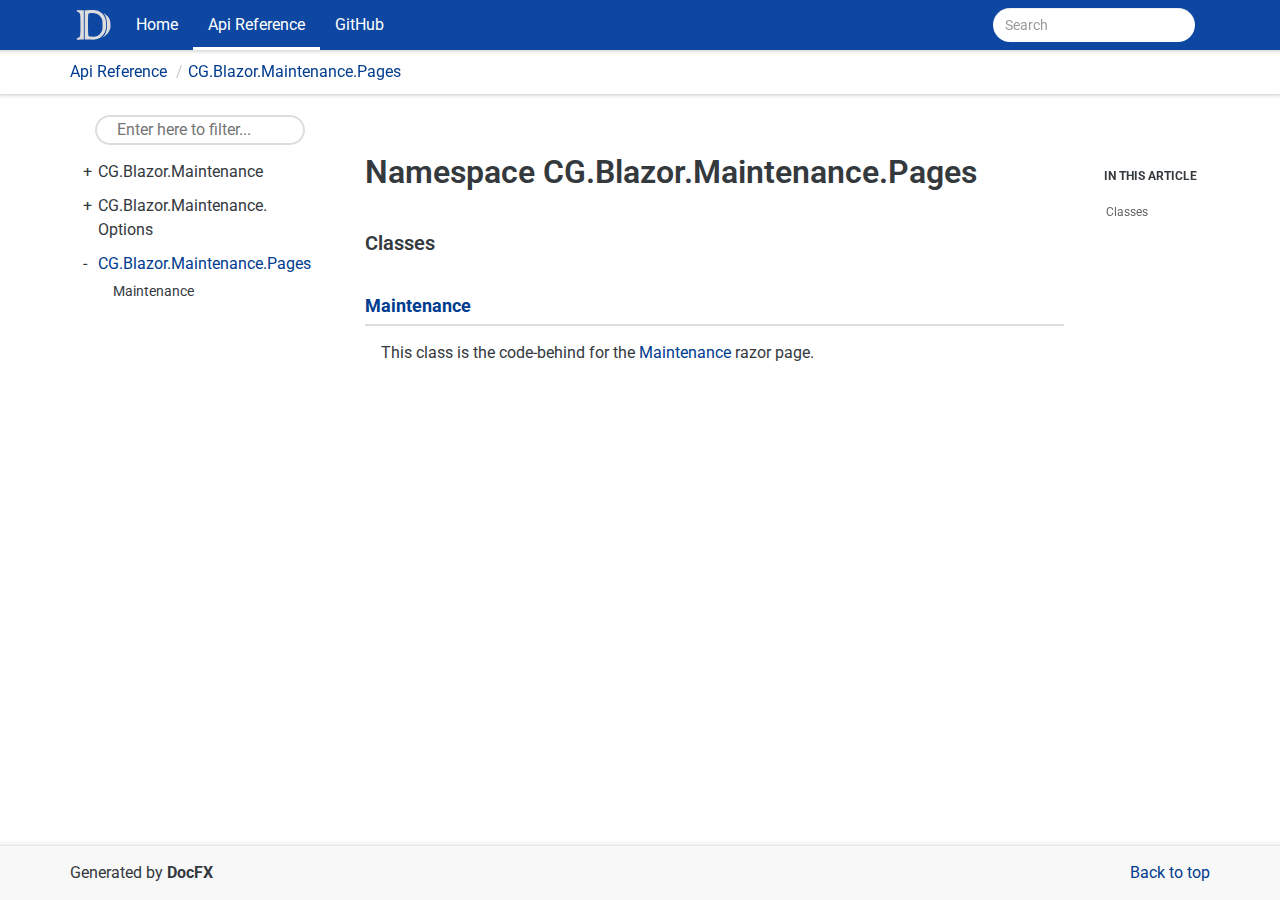
<file: api/CG.Blazor.Maintenance.Pages.html>
﻿<!DOCTYPE html>
<!--[if IE]><![endif]-->
<html>
  
  <head>
    <meta charset="utf-8">
    <meta http-equiv="X-UA-Compatible" content="IE=edge,chrome=1">
    <title>Namespace CG.Blazor.Maintenance.Pages
   </title>
    <meta name="viewport" content="width=device-width">
    <meta name="title" content="Namespace CG.Blazor.Maintenance.Pages
   ">
    <meta name="generator" content="docfx 2.59.2.0">
    
    <link rel="shortcut icon" href="../favicon.ico">
    <link rel="stylesheet" href="../styles/docfx.vendor.css">
    <link rel="stylesheet" href="../styles/docfx.css">
    <link rel="stylesheet" href="../styles/main.css">
    <link href="https://fonts.googleapis.com/css?family=Roboto" rel="stylesheet"> 
    <meta property="docfx:navrel" content="../toc.html">
    <meta property="docfx:tocrel" content="toc.html">
    
    <meta property="docfx:rel" content="../">
    
  </head>  <body data-spy="scroll" data-target="#affix" data-offset="120">
    <div id="wrapper">
      <header>
        
        <nav id="autocollapse" class="navbar navbar-inverse ng-scope" role="navigation">
          <div class="container">
            <div class="navbar-header">
              <button type="button" class="navbar-toggle" data-toggle="collapse" data-target="#navbar">
                <span class="sr-only">Toggle navigation</span>
                <span class="icon-bar"></span>
                <span class="icon-bar"></span>
                <span class="icon-bar"></span>
              </button>
              
              <a class="navbar-brand" href="../index.html">
                <img id="logo" class="svg" src="../logo.svg" alt="">
              </a>
            </div>
            <div class="collapse navbar-collapse" id="navbar">
              <form class="navbar-form navbar-right" role="search" id="search">
                <div class="form-group">
                  <input type="text" class="form-control" id="search-query" placeholder="Search" autocomplete="off">
                </div>
              </form>
            </div>
          </div>
        </nav>
        
        <div class="subnav navbar navbar-default">
          <div class="container hide-when-search" id="breadcrumb">
            <ul class="breadcrumb">
              <li></li>
            </ul>
          </div>
        </div>
      </header>
      <div class="container body-content">
        
        <div id="search-results">
          <div class="search-list">Search Results for <span></span></div>
          <div class="sr-items">
            <p><i class="glyphicon glyphicon-refresh index-loading"></i></p>
          </div>
          <ul id="pagination" data-first="First" data-prev="Previous" data-next="Next" data-last="Last"></ul>
        </div>
      </div>
      <div role="main" class="container body-content hide-when-search">
        
        <div class="sidenav hide-when-search">
          <a class="btn toc-toggle collapse" data-toggle="collapse" href="#sidetoggle" aria-expanded="false" aria-controls="sidetoggle">Show / Hide Table of Contents</a>
          <div class="sidetoggle collapse" id="sidetoggle">
            <div id="sidetoc"></div>
          </div>
        </div>
        <div class="article row grid-right">
          <div class="col-md-10">
            <article class="content wrap" id="_content" data-uid="CG.Blazor.Maintenance.Pages">
  
  <h1 id="CG_Blazor_Maintenance_Pages" data-uid="CG.Blazor.Maintenance.Pages" class="text-break">Namespace CG.Blazor.Maintenance.Pages
  </h1>
  <div class="markdown level0 summary"></div>
  <div class="markdown level0 conceptual"></div>
  <div class="markdown level0 remarks"></div>
    <h3 id="classes">Classes
  </h3>
      <h4><a class="xref" href="CG.Blazor.Maintenance.Pages.Maintenance.html">Maintenance</a></h4>
      <section><p>This class is the code-behind for the <a class="xref" href="CG.Blazor.Maintenance.Pages.Maintenance.html">Maintenance</a> razor page.</p>
</section>
</article>
          </div>
          
          <div class="hidden-sm col-md-2" role="complementary">
            <div class="sideaffix">
              <nav class="bs-docs-sidebar hidden-print hidden-xs hidden-sm affix" id="affix">
                <h5>In This Article</h5>
                <div></div>
              </nav>
            </div>
          </div>
        </div>
      </div>
      
      <footer>
        <div class="grad-bottom"></div>
        <div class="footer">
          <div class="container">
            <span class="pull-right">
              <a href="#top">Back to top</a>
            </span>
            
            <span>Generated by <strong>DocFX</strong></span>
          </div>
        </div>
      </footer>
    </div>
    
    <script type="text/javascript" src="../styles/docfx.vendor.js"></script>
    <script type="text/javascript" src="../styles/docfx.js"></script>
    <script type="text/javascript" src="../styles/main.js"></script>
  </body>
</html>
</file>
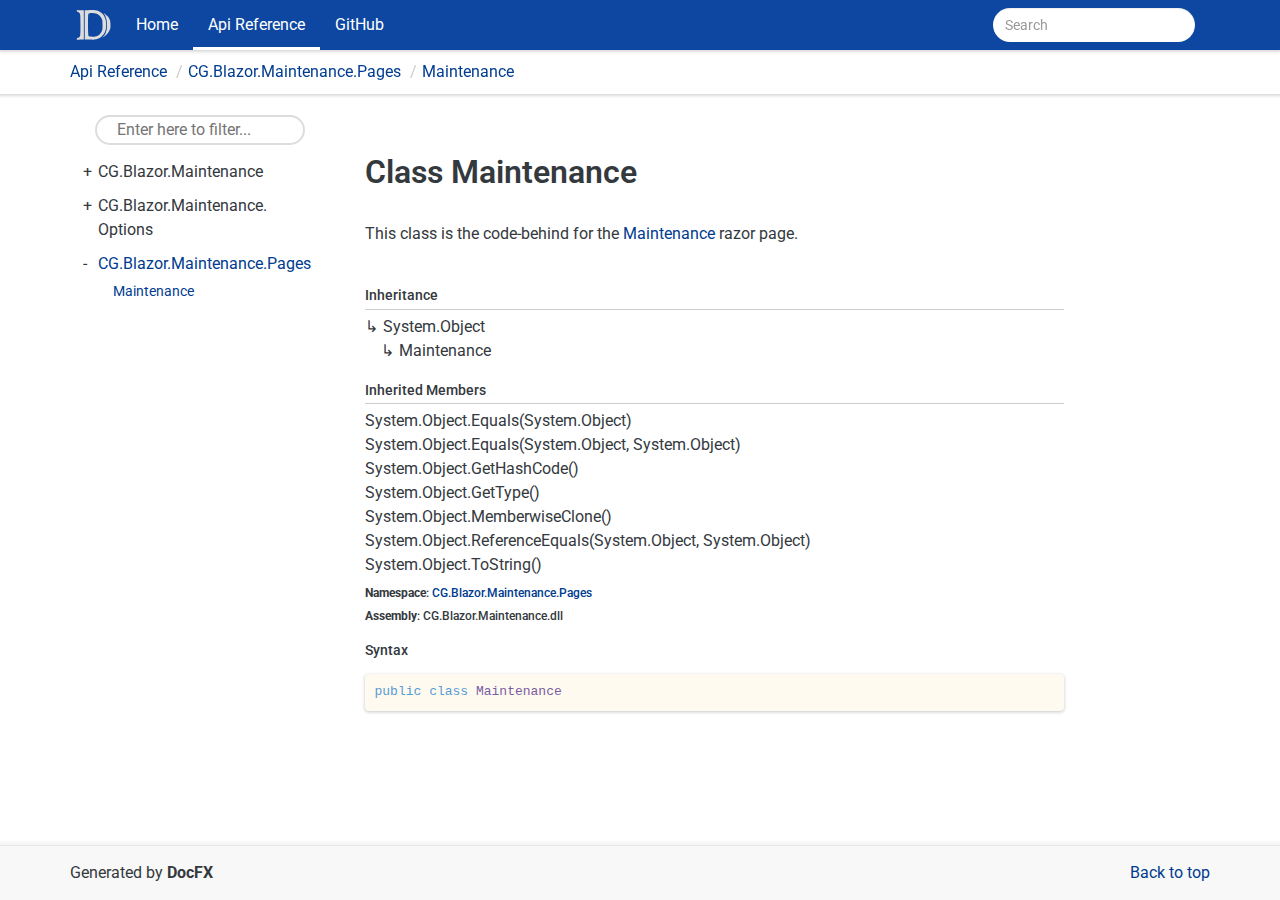
<file: api/CG.Blazor.Maintenance.Pages.Maintenance.html>
﻿<!DOCTYPE html>
<!--[if IE]><![endif]-->
<html>
  
  <head>
    <meta charset="utf-8">
    <meta http-equiv="X-UA-Compatible" content="IE=edge,chrome=1">
    <title>Class Maintenance
   </title>
    <meta name="viewport" content="width=device-width">
    <meta name="title" content="Class Maintenance
   ">
    <meta name="generator" content="docfx 2.59.2.0">
    
    <link rel="shortcut icon" href="../favicon.ico">
    <link rel="stylesheet" href="../styles/docfx.vendor.css">
    <link rel="stylesheet" href="../styles/docfx.css">
    <link rel="stylesheet" href="../styles/main.css">
    <link href="https://fonts.googleapis.com/css?family=Roboto" rel="stylesheet"> 
    <meta property="docfx:navrel" content="../toc.html">
    <meta property="docfx:tocrel" content="toc.html">
    
    <meta property="docfx:rel" content="../">
    
  </head>  <body data-spy="scroll" data-target="#affix" data-offset="120">
    <div id="wrapper">
      <header>
        
        <nav id="autocollapse" class="navbar navbar-inverse ng-scope" role="navigation">
          <div class="container">
            <div class="navbar-header">
              <button type="button" class="navbar-toggle" data-toggle="collapse" data-target="#navbar">
                <span class="sr-only">Toggle navigation</span>
                <span class="icon-bar"></span>
                <span class="icon-bar"></span>
                <span class="icon-bar"></span>
              </button>
              
              <a class="navbar-brand" href="../index.html">
                <img id="logo" class="svg" src="../logo.svg" alt="">
              </a>
            </div>
            <div class="collapse navbar-collapse" id="navbar">
              <form class="navbar-form navbar-right" role="search" id="search">
                <div class="form-group">
                  <input type="text" class="form-control" id="search-query" placeholder="Search" autocomplete="off">
                </div>
              </form>
            </div>
          </div>
        </nav>
        
        <div class="subnav navbar navbar-default">
          <div class="container hide-when-search" id="breadcrumb">
            <ul class="breadcrumb">
              <li></li>
            </ul>
          </div>
        </div>
      </header>
      <div class="container body-content">
        
        <div id="search-results">
          <div class="search-list">Search Results for <span></span></div>
          <div class="sr-items">
            <p><i class="glyphicon glyphicon-refresh index-loading"></i></p>
          </div>
          <ul id="pagination" data-first="First" data-prev="Previous" data-next="Next" data-last="Last"></ul>
        </div>
      </div>
      <div role="main" class="container body-content hide-when-search">
        
        <div class="sidenav hide-when-search">
          <a class="btn toc-toggle collapse" data-toggle="collapse" href="#sidetoggle" aria-expanded="false" aria-controls="sidetoggle">Show / Hide Table of Contents</a>
          <div class="sidetoggle collapse" id="sidetoggle">
            <div id="sidetoc"></div>
          </div>
        </div>
        <div class="article row grid-right">
          <div class="col-md-10">
            <article class="content wrap" id="_content" data-uid="CG.Blazor.Maintenance.Pages.Maintenance">
  
  
  <h1 id="CG_Blazor_Maintenance_Pages_Maintenance" data-uid="CG.Blazor.Maintenance.Pages.Maintenance" class="text-break">Class Maintenance
  </h1>
  <div class="markdown level0 summary"><p>This class is the code-behind for the <a class="xref" href="CG.Blazor.Maintenance.Pages.Maintenance.html">Maintenance</a> razor page.</p>
</div>
  <div class="markdown level0 conceptual"></div>
  <div class="inheritance">
    <h5>Inheritance</h5>
    <div class="level0"><span class="xref">System.Object</span></div>
    <div class="level1"><span class="xref">Maintenance</span></div>
  </div>
  <div class="inheritedMembers">
    <h5>Inherited Members</h5>
    <div>
      <span class="xref">System.Object.Equals(System.Object)</span>
    </div>
    <div>
      <span class="xref">System.Object.Equals(System.Object, System.Object)</span>
    </div>
    <div>
      <span class="xref">System.Object.GetHashCode()</span>
    </div>
    <div>
      <span class="xref">System.Object.GetType()</span>
    </div>
    <div>
      <span class="xref">System.Object.MemberwiseClone()</span>
    </div>
    <div>
      <span class="xref">System.Object.ReferenceEquals(System.Object, System.Object)</span>
    </div>
    <div>
      <span class="xref">System.Object.ToString()</span>
    </div>
  </div>
  <h6><strong>Namespace</strong>: <a class="xref" href="CG.Blazor.Maintenance.Pages.html">CG.Blazor.Maintenance.Pages</a></h6>
  <h6><strong>Assembly</strong>: CG.Blazor.Maintenance.dll</h6>
  <h5 id="CG_Blazor_Maintenance_Pages_Maintenance_syntax">Syntax</h5>
  <div class="codewrapper">
    <pre><code class="lang-csharp hljs">public class Maintenance</code></pre>
  </div>
</article>
          </div>
          
          <div class="hidden-sm col-md-2" role="complementary">
            <div class="sideaffix">
              <nav class="bs-docs-sidebar hidden-print hidden-xs hidden-sm affix" id="affix">
                <h5>In This Article</h5>
                <div></div>
              </nav>
            </div>
          </div>
        </div>
      </div>
      
      <footer>
        <div class="grad-bottom"></div>
        <div class="footer">
          <div class="container">
            <span class="pull-right">
              <a href="#top">Back to top</a>
            </span>
            
            <span>Generated by <strong>DocFX</strong></span>
          </div>
        </div>
      </footer>
    </div>
    
    <script type="text/javascript" src="../styles/docfx.vendor.js"></script>
    <script type="text/javascript" src="../styles/docfx.js"></script>
    <script type="text/javascript" src="../styles/main.js"></script>
  </body>
</html>
</file>
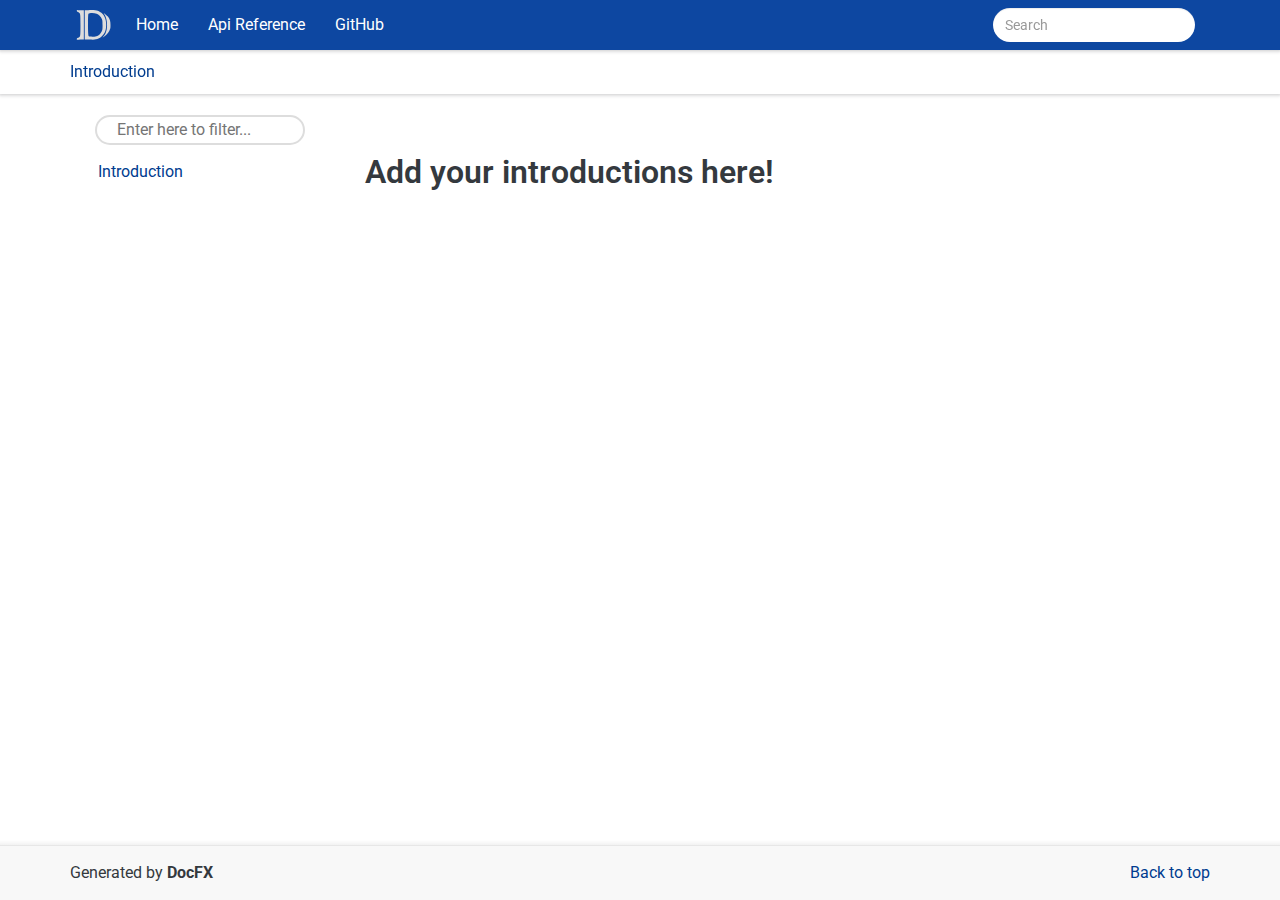
<file: articles/intro.html>
﻿<!DOCTYPE html>
<!--[if IE]><![endif]-->
<html>
  
  <head>
    <meta charset="utf-8">
    <meta http-equiv="X-UA-Compatible" content="IE=edge,chrome=1">
    <title>Add your introductions here! </title>
    <meta name="viewport" content="width=device-width">
    <meta name="title" content="Add your introductions here! ">
    <meta name="generator" content="docfx 2.59.2.0">
    
    <link rel="shortcut icon" href="../favicon.ico">
    <link rel="stylesheet" href="../styles/docfx.vendor.css">
    <link rel="stylesheet" href="../styles/docfx.css">
    <link rel="stylesheet" href="../styles/main.css">
    <link href="https://fonts.googleapis.com/css?family=Roboto" rel="stylesheet"> 
    <meta property="docfx:navrel" content="../toc.html">
    <meta property="docfx:tocrel" content="toc.html">
    
    <meta property="docfx:rel" content="../">
    
  </head>  <body data-spy="scroll" data-target="#affix" data-offset="120">
    <div id="wrapper">
      <header>
        
        <nav id="autocollapse" class="navbar navbar-inverse ng-scope" role="navigation">
          <div class="container">
            <div class="navbar-header">
              <button type="button" class="navbar-toggle" data-toggle="collapse" data-target="#navbar">
                <span class="sr-only">Toggle navigation</span>
                <span class="icon-bar"></span>
                <span class="icon-bar"></span>
                <span class="icon-bar"></span>
              </button>
              
              <a class="navbar-brand" href="../index.html">
                <img id="logo" class="svg" src="../logo.svg" alt="">
              </a>
            </div>
            <div class="collapse navbar-collapse" id="navbar">
              <form class="navbar-form navbar-right" role="search" id="search">
                <div class="form-group">
                  <input type="text" class="form-control" id="search-query" placeholder="Search" autocomplete="off">
                </div>
              </form>
            </div>
          </div>
        </nav>
        
        <div class="subnav navbar navbar-default">
          <div class="container hide-when-search" id="breadcrumb">
            <ul class="breadcrumb">
              <li></li>
            </ul>
          </div>
        </div>
      </header>
      <div class="container body-content">
        
        <div id="search-results">
          <div class="search-list">Search Results for <span></span></div>
          <div class="sr-items">
            <p><i class="glyphicon glyphicon-refresh index-loading"></i></p>
          </div>
          <ul id="pagination" data-first="First" data-prev="Previous" data-next="Next" data-last="Last"></ul>
        </div>
      </div>
      <div role="main" class="container body-content hide-when-search">
        
        <div class="sidenav hide-when-search">
          <a class="btn toc-toggle collapse" data-toggle="collapse" href="#sidetoggle" aria-expanded="false" aria-controls="sidetoggle">Show / Hide Table of Contents</a>
          <div class="sidetoggle collapse" id="sidetoggle">
            <div id="sidetoc"></div>
          </div>
        </div>
        <div class="article row grid-right">
          <div class="col-md-10">
            <article class="content wrap" id="_content" data-uid="">
<h1 id="add-your-introductions-here">Add your introductions here!</h1>

</article>
          </div>
          
          <div class="hidden-sm col-md-2" role="complementary">
            <div class="sideaffix">
              <nav class="bs-docs-sidebar hidden-print hidden-xs hidden-sm affix" id="affix">
                <h5>In This Article</h5>
                <div></div>
              </nav>
            </div>
          </div>
        </div>
      </div>
      
      <footer>
        <div class="grad-bottom"></div>
        <div class="footer">
          <div class="container">
            <span class="pull-right">
              <a href="#top">Back to top</a>
            </span>
            
            <span>Generated by <strong>DocFX</strong></span>
          </div>
        </div>
      </footer>
    </div>
    
    <script type="text/javascript" src="../styles/docfx.vendor.js"></script>
    <script type="text/javascript" src="../styles/docfx.js"></script>
    <script type="text/javascript" src="../styles/main.js"></script>
  </body>
</html>
</file>
<file: styles/docfx.css>
/* Copyright (c) Microsoft Corporation. All Rights Reserved. Licensed under the MIT License. See License.txt in the project root for license information. */
html,
body {
  font-family: 'Segoe UI', Tahoma, Helvetica, sans-serif;
  height: 100%;
}
button,
a {
  color: #337ab7;
  cursor: pointer;
}
button:hover,
button:focus,
a:hover,
a:focus {
  color: #23527c;
  text-decoration: none;
}
a.disable,
a.disable:hover {
  text-decoration: none;
  cursor: default;
  color: #000000;
}

h1, h2, h3, h4, h5, h6, .text-break {
    word-wrap: break-word;
    word-break: break-word;
}

h1 mark,
h2 mark,
h3 mark,
h4 mark,
h5 mark,
h6 mark {
  padding: 0;
}

.inheritance .level0:before,
.inheritance .level1:before,
.inheritance .level2:before,
.inheritance .level3:before,
.inheritance .level4:before,
.inheritance .level5:before,
.inheritance .level6:before,
.inheritance .level7:before,
.inheritance .level8:before,
.inheritance .level9:before {
    content: '↳';
    margin-right: 5px;
}

.inheritance .level0 {
    margin-left: 0em;
}

.inheritance .level1 {
    margin-left: 1em;
}

.inheritance .level2 {
    margin-left: 2em;
}

.inheritance .level3 {
    margin-left: 3em;
}

.inheritance .level4 {
    margin-left: 4em;
}

.inheritance .level5 {
    margin-left: 5em;
}

.inheritance .level6 {
    margin-left: 6em;
}

.inheritance .level7 {
    margin-left: 7em;
}

.inheritance .level8 {
    margin-left: 8em;
}

.inheritance .level9 {
    margin-left: 9em;
}

.level0.summary {
  margin: 2em 0 2em 0;
}

.level1.summary {
  margin: 1em 0 1em 0;
}

span.parametername,
span.paramref,
span.typeparamref {
    font-style: italic;
}
span.languagekeyword{
    font-weight: bold;
}

svg:hover path {
    fill: #ffffff;
}

.hljs {
  display: inline;
  background-color: inherit;
  padding: 0;
}
/* additional spacing fixes */
.btn + .btn {
  margin-left: 10px;
}
.btn.pull-right {
  margin-left: 10px;
  margin-top: 5px;
}
.table {
  margin-bottom: 10px;
}
table p {
  margin-bottom: 0;
}
table a {
  display: inline-block;
}

/* Make hidden attribute compatible with old browser.*/
[hidden] {
  display: none !important;
}

h1,
.h1,
h2,
.h2,
h3,
.h3 {
  margin-top: 15px;
  margin-bottom: 10px;
  font-weight: 400;
}
h4,
.h4,
h5,
.h5,
h6,
.h6 {
  margin-top: 10px;
  margin-bottom: 5px;
}
.navbar {
  margin-bottom: 0;
}
#wrapper {
  min-height: 100%;
  position: relative;
}
/* blends header footer and content together with gradient effect */
.grad-top {
  /* For Safari 5.1 to 6.0 */
  /* For Opera 11.1 to 12.0 */
  /* For Firefox 3.6 to 15 */
  background: linear-gradient(rgba(0, 0, 0, 0.05), rgba(0, 0, 0, 0));
  /* Standard syntax */
  height: 5px;
}
.grad-bottom {
  /* For Safari 5.1 to 6.0 */
  /* For Opera 11.1 to 12.0 */
  /* For Firefox 3.6 to 15 */
  background: linear-gradient(rgba(0, 0, 0, 0), rgba(0, 0, 0, 0.05));
  /* Standard syntax */
  height: 5px;
}
.divider {
  margin: 0 5px;
  color: #cccccc;
}
hr {
  border-color: #cccccc;
}
header {
  position: fixed;
  top: 0;
  left: 0;
  right: 0;
  z-index: 1000;
}
header .navbar {
  border-width: 0 0 1px;
  border-radius: 0;
}
.navbar-brand {
  font-size: inherit;
  padding: 0;
}
.navbar-collapse {
  margin: 0 -15px;
}
.subnav {
  min-height: 40px;
}

.inheritance h5, .inheritedMembers h5{
  padding-bottom: 5px;
  border-bottom: 1px solid #ccc;
}

article h1, article h2, article h3, article h4{
  margin-top: 25px;
}

article h4{
  border: 0;
  font-weight: bold;
  margin-top: 2em;
}

article span.small.pull-right{
  margin-top: 20px;
}

article section {
  margin-left: 1em;
}

/*.expand-all {
  padding: 10px 0;
}*/
.breadcrumb {
  margin: 0;
  padding: 10px 0;
  background-color: inherit;
  white-space: nowrap;
}
.breadcrumb > li + li:before {
  content: "\00a0/";
}
#autocollapse.collapsed .navbar-header {
  float: none;
}
#autocollapse.collapsed .navbar-toggle {
  display: block;
}
#autocollapse.collapsed .navbar-collapse {
  border-top: 1px solid transparent;
  box-shadow: inset 0 1px 0 rgba(255, 255, 255, 0.1);
}
#autocollapse.collapsed .navbar-collapse.collapse {
  display: none !important;
}
#autocollapse.collapsed .navbar-nav {
  float: none !important;
  margin: 7.5px -15px;
}
#autocollapse.collapsed .navbar-nav > li {
  float: none;
}
#autocollapse.collapsed .navbar-nav > li > a {
  padding-top: 10px;
  padding-bottom: 10px;
}
#autocollapse.collapsed .collapse.in,
#autocollapse.collapsed .collapsing {
  display: block !important;
}
#autocollapse.collapsed .collapse.in .navbar-right,
#autocollapse.collapsed .collapsing .navbar-right {
  float: none !important;
}
#autocollapse .form-group {
  width: 100%;
}
#autocollapse .form-control {
  width: 100%;
}
#autocollapse .navbar-header {
  margin-left: 0;
  margin-right: 0;
}
#autocollapse .navbar-brand {
  margin-left: 0;
}
.collapse.in,
.collapsing {
  text-align: center;
}
.collapsing .navbar-form {
  margin: 0 auto;
  max-width: 400px;
  padding: 10px 15px;
  box-shadow: inset 0 1px 0 rgba(255, 255, 255, 0.1), 0 1px 0 rgba(255, 255, 255, 0.1);
}
.collapsed .collapse.in .navbar-form {
  margin: 0 auto;
  max-width: 400px;
  padding: 10px 15px;
  box-shadow: inset 0 1px 0 rgba(255, 255, 255, 0.1), 0 1px 0 rgba(255, 255, 255, 0.1);
}
.navbar .navbar-nav {
  display: inline-block;
}
.docs-search {
  background: white;
  vertical-align: middle;
}
.docs-search > .search-query {
  font-size: 14px;
  border: 0;
  width: 120%;
  color: #555;
}
.docs-search > .search-query:focus {
  outline: 0;
}
.search-results-frame {
  clear: both;
  display: table;
  width: 100%;
}
.search-results.ng-hide {
  display: none;
}
.search-results-container {
  padding-bottom: 1em;
  border-top: 1px solid #111;
  background: rgba(25, 25, 25, 0.5);
}
.search-results-container .search-results-group {
  padding-top: 50px !important;
  padding: 10px;
}
.search-results-group-heading {
  font-family: "Open Sans";
  padding-left: 10px;
  color: white;
}
.search-close {
  position: absolute;
  left: 50%;
  margin-left: -100px;
  color: white;
  text-align: center;
  padding: 5px;
  background: #333;
  border-top-right-radius: 5px;
  border-top-left-radius: 5px;
  width: 200px;
  box-shadow: 0 0 10px #111;
}
#search {
  display: none;
}

/* Search results display*/
#search-results {
  max-width: 960px !important;
  margin-top: 120px;
  margin-bottom: 115px;
  margin-left: auto;
  margin-right: auto;
  line-height: 1.8;
  display: none;
}

#search-results>.search-list {
  text-align: center;
  font-size: 2.5rem;
  margin-bottom: 50px;
}

#search-results p {
  text-align: center;
}

#search-results p .index-loading {
  animation: index-loading 1.5s infinite linear;
  -webkit-animation: index-loading 1.5s infinite linear;
  -o-animation: index-loading 1.5s infinite linear;
  font-size: 2.5rem;
}

@keyframes index-loading {
    from { transform: scale(1) rotate(0deg);}
    to { transform: scale(1) rotate(360deg);}
}

@-webkit-keyframes index-loading {
    from { -webkit-transform: rotate(0deg);}
    to { -webkit-transform: rotate(360deg);}
}

@-o-keyframes index-loading {
    from { -o-transform: rotate(0deg);}
    to { -o-transform: rotate(360deg);}
}

#search-results .sr-items {
  font-size: 24px;
}

.sr-item {
  margin-bottom: 25px;
}

.sr-item>.item-href {
  font-size: 14px;
  color: #093;
}

.sr-item>.item-brief {
  font-size: 13px;
}

.pagination>li>a {
  color: #47A7A0
}

.pagination>.active>a {
  background-color: #47A7A0;
  border-color: #47A7A0;
}

.fixed_header {
  position: fixed;
  width: 100%;
  padding-bottom: 10px;
  padding-top: 10px;
  margin: 0px;
  top: 0;
  z-index: 9999;
  left: 0;
}

.fixed_header+.toc{
  margin-top: 50px;
  margin-left: 0;
}

.sidenav, .fixed_header, .toc  {
  background-color: #f1f1f1;
}

.sidetoc {
  position: fixed;
  width: 260px;
  top: 150px;
  bottom: 0;
  overflow-x: hidden;
  overflow-y: auto;
  background-color: #f1f1f1;
  border-left: 1px solid #e7e7e7;
  border-right: 1px solid #e7e7e7;
  z-index: 1;
}

.sidetoc.shiftup {
  bottom: 70px;
}

body .toc{
  background-color: #f1f1f1;
  overflow-x: hidden;
}

.sidetoggle.ng-hide {
  display: block !important;
}
.sidetoc-expand > .caret {
  margin-left: 0px;
  margin-top: -2px;
}
.sidetoc-expand > .caret-side {
  border-left: 4px solid;
  border-top: 4px solid transparent;
  border-bottom: 4px solid transparent;
  margin-left: 4px;
  margin-top: -4px;
}
.sidetoc-heading {
  font-weight: 500;
}

.toc {
  margin: 0px 0 0 10px;
  padding: 0 10px;
}
.expand-stub {
  position: absolute;
  left: -10px;
}
.toc .nav > li > a.sidetoc-expand {
  position: absolute;
  top: 0;
  left: 0;
}
.toc .nav > li > a {
  color: #666666;
  margin-left: 5px;
  display: block;
  padding: 0;
}
.toc .nav > li > a:hover,
.toc .nav > li > a:focus {
  color: #000000;
  background: none;
  text-decoration: inherit;
}
.toc .nav > li.active > a {
  color: #337ab7;
}
.toc .nav > li.active > a:hover,
.toc .nav > li.active > a:focus {
  color: #23527c;
}

.toc .nav > li> .expand-stub {
  cursor: pointer;
}

.toc .nav > li.active > .expand-stub::before,
.toc .nav > li.in > .expand-stub::before,
.toc .nav > li.in.active > .expand-stub::before,
.toc .nav > li.filtered > .expand-stub::before {
    content: "-";
}

.toc .nav > li > .expand-stub::before,
.toc .nav > li.active > .expand-stub::before {
    content: "+";
}

.toc .nav > li.filtered > ul,
.toc .nav > li.in > ul {
  display: block;
}

.toc .nav > li > ul {
  display: none;
}

.toc ul{
  font-size: 12px;
  margin: 0 0 0 3px;
}

.toc .level1 > li {
  font-weight: bold;
  margin-top: 10px;
  position: relative;
  font-size: 16px;
}
.toc .level2 {
  font-weight: normal;
  margin: 5px 0 0 15px;
  font-size: 14px;
}
.toc-toggle {
  display: none;
  margin: 0 15px 0px 15px;
}
.sidefilter {
  position: fixed;
  top: 90px;
  width: 260px;
  background-color: #f1f1f1;
  padding: 15px;
  border-left: 1px solid #e7e7e7;
  border-right: 1px solid #e7e7e7;
  z-index: 1;
}
.toc-filter {
  border-radius: 5px;
  background: #fff;
  color: #666666;
  padding: 5px;
  position: relative;
  margin: 0 5px 0 5px;
}
.toc-filter > input {
  border: 0;
  color: #666666;
  padding-left: 20px;
  padding-right: 20px;
  width: 100%;
}
.toc-filter > input:focus {
  outline: 0;
}
.toc-filter > .filter-icon {
  position: absolute;
  top: 10px;
  left: 5px;
}
.toc-filter > .clear-icon {
  position: absolute;
  top: 10px;
  right: 5px;
}
.article {
  margin-top: 120px;
  margin-bottom: 115px;
}

#_content>a{
  margin-top: 105px;
}

.article.grid-right {
  margin-left: 280px;
}

.inheritance hr {
  margin-top: 5px;
  margin-bottom: 5px;
}
.article img {
  max-width: 100%;
}
.sideaffix {
  margin-top: 50px;
  font-size: 12px;
  max-height: 100%;
  overflow: hidden;
  top: 100px;
  bottom: 10px;
  position: fixed;
}
.sideaffix.shiftup {
  bottom: 70px;
}
.affix {
  position: relative;
  height: 100%;
}
.sideaffix > div.contribution {
  margin-bottom: 20px;
}
.sideaffix > div.contribution > ul > li > a.contribution-link {
  padding: 6px 10px;
  font-weight: bold;
  font-size: 14px;
}
.sideaffix > div.contribution > ul > li > a.contribution-link:hover {
  background-color: #ffffff;
}
.sideaffix ul.nav > li > a:focus {
  background: none;
}
.affix h5 {
  font-weight: bold;
  text-transform: uppercase;
  padding-left: 10px;
  font-size: 12px;
}
.affix > ul.level1 {
  overflow: hidden;
  padding-bottom: 10px;
  height: calc(100% - 100px);
}
.affix ul > li > a:before {
  color: #cccccc;
  position: absolute;
}
.affix ul > li > a:hover {
  background: none;
  color: #666666;
}
.affix ul > li.active > a,
.affix ul > li.active > a:before {
  color: #337ab7;
}
.affix ul > li > a {
  padding: 5px 12px;
  color: #666666;
}
.affix > ul > li.active:last-child {
  margin-bottom: 50px;
}
.affix > ul > li > a:before {
  content: "|";
  font-size: 16px;
  top: 1px;
  left: 0;
}
.affix > ul > li.active > a,
.affix > ul > li.active > a:before {
  color: #337ab7;
  font-weight: bold;
}
.affix ul ul > li > a {
  padding: 2px 15px;
}
.affix ul ul > li > a:before {
  content: ">";
  font-size: 14px;
  top: -1px;
  left: 5px;
}
.affix ul > li > a:before,
.affix ul ul {
  display: none;
}
.affix ul > li.active > ul,
.affix ul > li.active > a:before,
.affix ul > li > a:hover:before {
  display: block;
  white-space: nowrap;
}
.codewrapper {
  position: relative;
}
.trydiv {
  height: 0px;
}
.tryspan {
  position: absolute;
  top: 0px;
  right: 0px;
  border-style: solid;
  border-radius: 0px 4px;
  box-sizing: border-box;
  border-width: 1px;
  border-color: #cccccc;
  text-align: center;
  padding: 2px 8px;
  background-color: white;
  font-size: 12px;
  cursor: pointer;
  z-index: 100;
  display: none;
  color: #767676;
}
.tryspan:hover {
  background-color: #3b8bd0;
  color: white;
  border-color: #3b8bd0;
}
.codewrapper:hover .tryspan {
  display: block;
}
.sample-response .response-content{
  max-height: 200px;
}
footer {
  position: absolute;
  left: 0;
  right: 0;
  bottom: 0;
  z-index: 1000;
}
.footer {
  border-top: 1px solid #e7e7e7;
  background-color: #f8f8f8;
  padding: 15px 0;
}
@media (min-width: 768px) {
  #sidetoggle.collapse {
    display: block;
  }
  .topnav .navbar-nav {
    float: none;
    white-space: nowrap;
  }
  .topnav .navbar-nav > li {
    float: none;
    display: inline-block;
  }
}
@media only screen and (max-width: 768px) {
  #mobile-indicator {
    display: block;
  }
  /* TOC display for responsive */
  .article {
    margin-top: 30px !important;
  }
  header {
    position: static;
  }
  .topnav {
    text-align: center;
  }
  .sidenav {
    padding: 15px 0;
    margin-left: -15px;
    margin-right: -15px;
  }
  .sidefilter {
    position: static;
    width: auto;
    float: none;
    border: none;
  }
  .sidetoc {
    position: static;
    width: auto;
    float: none;
    padding-bottom: 0px;
    border: none;
  }
  .toc .nav > li, .toc .nav > li >a {
    display: inline-block;
  }
  .toc li:after {
    margin-left: -3px;
    margin-right: 5px;
    content: ", ";
    color: #666666;
  }
  .toc .level1 > li {
    display: block;
  }
  
  .toc .level1 > li:after {
    display: none;
  }
  .article.grid-right {
    margin-left: 0;
  }
  .grad-top,
  .grad-bottom {
    display: none;
  }
  .toc-toggle {
    display: block;
  }
  .sidetoggle.ng-hide {
    display: none !important;
  }
  /*.expand-all {
    display: none;
  }*/
  .sideaffix {
    display: none;
  }
  .mobile-hide {
    display: none;
  }
  .breadcrumb {
    white-space: inherit;
  }

  /* workaround for #hashtag url is no longer needed*/
  h1:before,
  h2:before,
  h3:before,
  h4:before {
      content: '';
      display: none;
  }
}

/* For toc iframe */
@media (max-width: 260px) {
  .toc .level2 > li {
    display: block;
  }

  .toc .level2 > li:after {
    display: none;
  }
}

/* Code snippet */
code {
  color: #717374;
  background-color: #f1f2f3;
}

a code {
  color: #337ab7;
  background-color: #f1f2f3;
}

a code:hover {
  text-decoration: underline;
}

.hljs-keyword {
  color: rgb(86,156,214);
}

.hljs-string {
  color: rgb(214, 157, 133);
}

pre {
  border: 0;
}

/* For code snippet line highlight */
pre > code .line-highlight {
  background-color: #ffffcc;
}

/* Alerts */
.alert h5 {
    text-transform: uppercase;
    font-weight: bold;
    margin-top: 0;
}

.alert h5:before {
    position:relative;
    top:1px;
    display:inline-block;
    font-family:'Glyphicons Halflings';
    line-height:1;
    -webkit-font-smoothing:antialiased;
    -moz-osx-font-smoothing:grayscale;
    margin-right: 5px;
    font-weight: normal;
}

.alert-info h5:before {
    content:"\e086"
}

.alert-warning h5:before {
    content:"\e127"
}

.alert-danger h5:before {
    content:"\e107"
}

/* For Embedded Video */
div.embeddedvideo {
    padding-top: 56.25%;
    position: relative;
    width: 100%;
}

div.embeddedvideo iframe {
    position: absolute;
    top: 0;
    left: 0;
    right: 0;
    bottom: 0;
    width: 100%;
    height: 100%;
}

/* For printer */
@media print{
  .article.grid-right {
    margin-top: 0px;
    margin-left: 0px;
  }
  .sideaffix {
    display: none;
  }
  .mobile-hide {
    display: none;
  }
  .footer {
    display: none;
  }
}

/* For tabbed content */

.tabGroup {
  margin-top: 1rem; }
  .tabGroup ul[role="tablist"] {
    margin: 0;
    padding: 0;
    list-style: none; }
    .tabGroup ul[role="tablist"] > li {
      list-style: none;
      display: inline-block; }
  .tabGroup a[role="tab"] {
    color: #6e6e6e;
    box-sizing: border-box;
    display: inline-block;
    padding: 5px 7.5px;
    text-decoration: none;
    border-bottom: 2px solid #fff; }
    .tabGroup a[role="tab"]:hover, .tabGroup a[role="tab"]:focus, .tabGroup a[role="tab"][aria-selected="true"] {
      border-bottom: 2px solid #0050C5; }
    .tabGroup a[role="tab"][aria-selected="true"] {
      color: #222; }
    .tabGroup a[role="tab"]:hover, .tabGroup a[role="tab"]:focus {
      color: #0050C5; }
    .tabGroup a[role="tab"]:focus {
      outline: 1px solid #0050C5;
      outline-offset: -1px; }
  @media (min-width: 768px) {
    .tabGroup a[role="tab"] {
      padding: 5px 15px; } }
  .tabGroup section[role="tabpanel"] {
    border: 1px solid #e0e0e0;
    padding: 15px;
    margin: 0;
    overflow: hidden; }
    .tabGroup section[role="tabpanel"] > .codeHeader,
    .tabGroup section[role="tabpanel"] > pre {
      margin-left: -16px;
      margin-right: -16px; }
    .tabGroup section[role="tabpanel"] > :first-child {
      margin-top: 0; }
    .tabGroup section[role="tabpanel"] > pre:last-child {
      display: block;
      margin-bottom: -16px; }

.mainContainer[dir='rtl'] main ul[role="tablist"] {
  margin: 0; }

/* Color theme */

/* These are not important, tune down **/
.decalaration, .fieldValue, .parameters, .returns {
  color: #a2a2a2;
}

/* Major sections, increase visibility **/
#fields, #properties, #methods, #events {
    font-weight: bold;
    margin-top: 2em;
}
</file>
<file: styles/main.css>
/* COLOR VARIABLES*/
:root {
  --header-bg-color: #0d47a1;
  --header-ft-color: #fff;
  --highlight-light: #5e92f3;
  --highlight-dark: #003c8f;
  --font-color: #34393e;
  --custom-box-shadow: 0 1px 2px 0 rgba(61, 65, 68, 0.06), 0 1px 3px 1px rgba(61, 65, 68, 0.16);
}

body {
  color: var(--font-color);
  font-family: "Roboto", sans-serif;
  line-height: 1.5;
  font-size: 16px;
  -ms-text-size-adjust: 100%;
  -webkit-text-size-adjust: 100%;
  word-wrap: break-word;
}

/* HIGHLIGHT COLOR */

button,
a {
  color: var(--highlight-dark);
  cursor: pointer;
}

button:hover,
button:focus,
a:hover,
a:focus {
  color: var(--highlight-light);
  text-decoration: none;
}

.toc .nav > li.active > a {
  color: var(--highlight-dark);
}

.toc .nav > li.active > a:hover,
.toc .nav > li.active > a:focus {
  color: var(--highlight-light);
}

.pagination > .active > a {
  background-color: var(--header-bg-color);
  border-color: var(--header-bg-color);
}

.pagination > .active > a,
.pagination > .active > a:focus,
.pagination > .active > a:hover,
.pagination > .active > span,
.pagination > .active > span:focus,
.pagination > .active > span:hover {
  background-color: var(--highlight-light);
  border-color: var(--highlight-light);
}

/* HEADINGS */

h1 {
  font-weight: 600;
  font-size: 32px;
}

h2 {
  font-weight: 600;
  font-size: 24px;
  line-height: 1.8;
}

h3 {
  font-weight: 600;
  font-size: 20px;
  line-height: 1.8;
}

h5 {
  font-size: 14px;
  padding: 10px 0px;
}

article h1,
article h2,
article h3,
article h4 {
  margin-top: 35px;
  margin-bottom: 15px;
}

article h4 {
  padding-bottom: 8px;
  border-bottom: 2px solid #ddd;
}

/* NAVBAR */

.navbar-brand > img {
  color: var(--header-ft-color);
}

.navbar {
  border: none;
  /* Both navbars use box-shadow */
  -webkit-box-shadow: var(--custom-box-shadow);
  -moz-box-shadow: var(--custom-box-shadow);
  box-shadow: var(--custom-box-shadow);
}

.subnav {
  border-top: 1px solid #ddd;
  background-color: #fff;
}

.navbar-inverse {
  background-color: var(--header-bg-color);
  z-index: 100;
}

.navbar-inverse .navbar-nav > li > a,
.navbar-inverse .navbar-text {
  color: var(--header-ft-color);
  background-color: var(--header-bg-color);
  border-bottom: 3px solid transparent;
  padding-bottom: 12px;
}

.navbar-inverse .navbar-nav > li > a:focus,
.navbar-inverse .navbar-nav > li > a:hover {
  color: var(--header-ft-color);
  background-color: var(--header-bg-color);
  border-bottom: 3px solid white;
}

.navbar-inverse .navbar-nav > .active > a,
.navbar-inverse .navbar-nav > .active > a:focus,
.navbar-inverse .navbar-nav > .active > a:hover {
  color: var(--header-ft-color);
  background-color: var(--header-bg-color);
  border-bottom: 3px solid white;
}

.navbar-form .form-control {
  border: none;
  border-radius: 20px;
}

/* SIDEBAR */

.toc .level1 > li {
  font-weight: 400;
}

.toc .nav > li > a {
  color: var(--font-color);
}

.sidefilter {
  background-color: #fff;
  border-left: none;
  border-right: none;
}

.sidefilter {
  background-color: #fff;
  border-left: none;
  border-right: none;
}

.toc-filter {
  padding: 10px;
  margin: 0;
}

.toc-filter > input {
  border: 2px solid #ddd;
  border-radius: 20px;
}

.toc-filter > .filter-icon {
  display: none;
}

.sidetoc > .toc {
  background-color: #fff;
  overflow-x: hidden;
}

.sidetoc {
  background-color: #fff;
  border: none;
}

/* ALERTS */

.alert {
  padding: 0px 0px 5px 0px;
  color: inherit;
  background-color: inherit;
  border: none;
  box-shadow: var(--custom-box-shadow);
}

.alert > p {
  margin-bottom: 0;
  padding: 5px 10px;
}

.alert > ul {
  margin-bottom: 0;
  padding: 5px 40px;
}

.alert > h5 {
  padding: 10px 15px;
  margin-top: 0;
  text-transform: uppercase;
  font-weight: bold;
  border-radius: 4px 4px 0 0;
}

.alert-info > h5 {
  color: #1976d2;
  border-bottom: 4px solid #1976d2;
  background-color: #e3f2fd;
}

.alert-warning > h5 {
  color: #f57f17;
  border-bottom: 4px solid #f57f17;
  background-color: #fff3e0;
}

.alert-danger > h5 {
  color: #d32f2f;
  border-bottom: 4px solid #d32f2f;
  background-color: #ffebee;
}

/* CODE HIGHLIGHT */
pre {
  padding: 9.5px;
  margin: 0 0 10px;
  font-size: 13px;
  word-break: break-all;
  word-wrap: break-word;
  background-color: #fffaef;
  border-radius: 4px;
  border: none;
  box-shadow: var(--custom-box-shadow);
}
</file>
